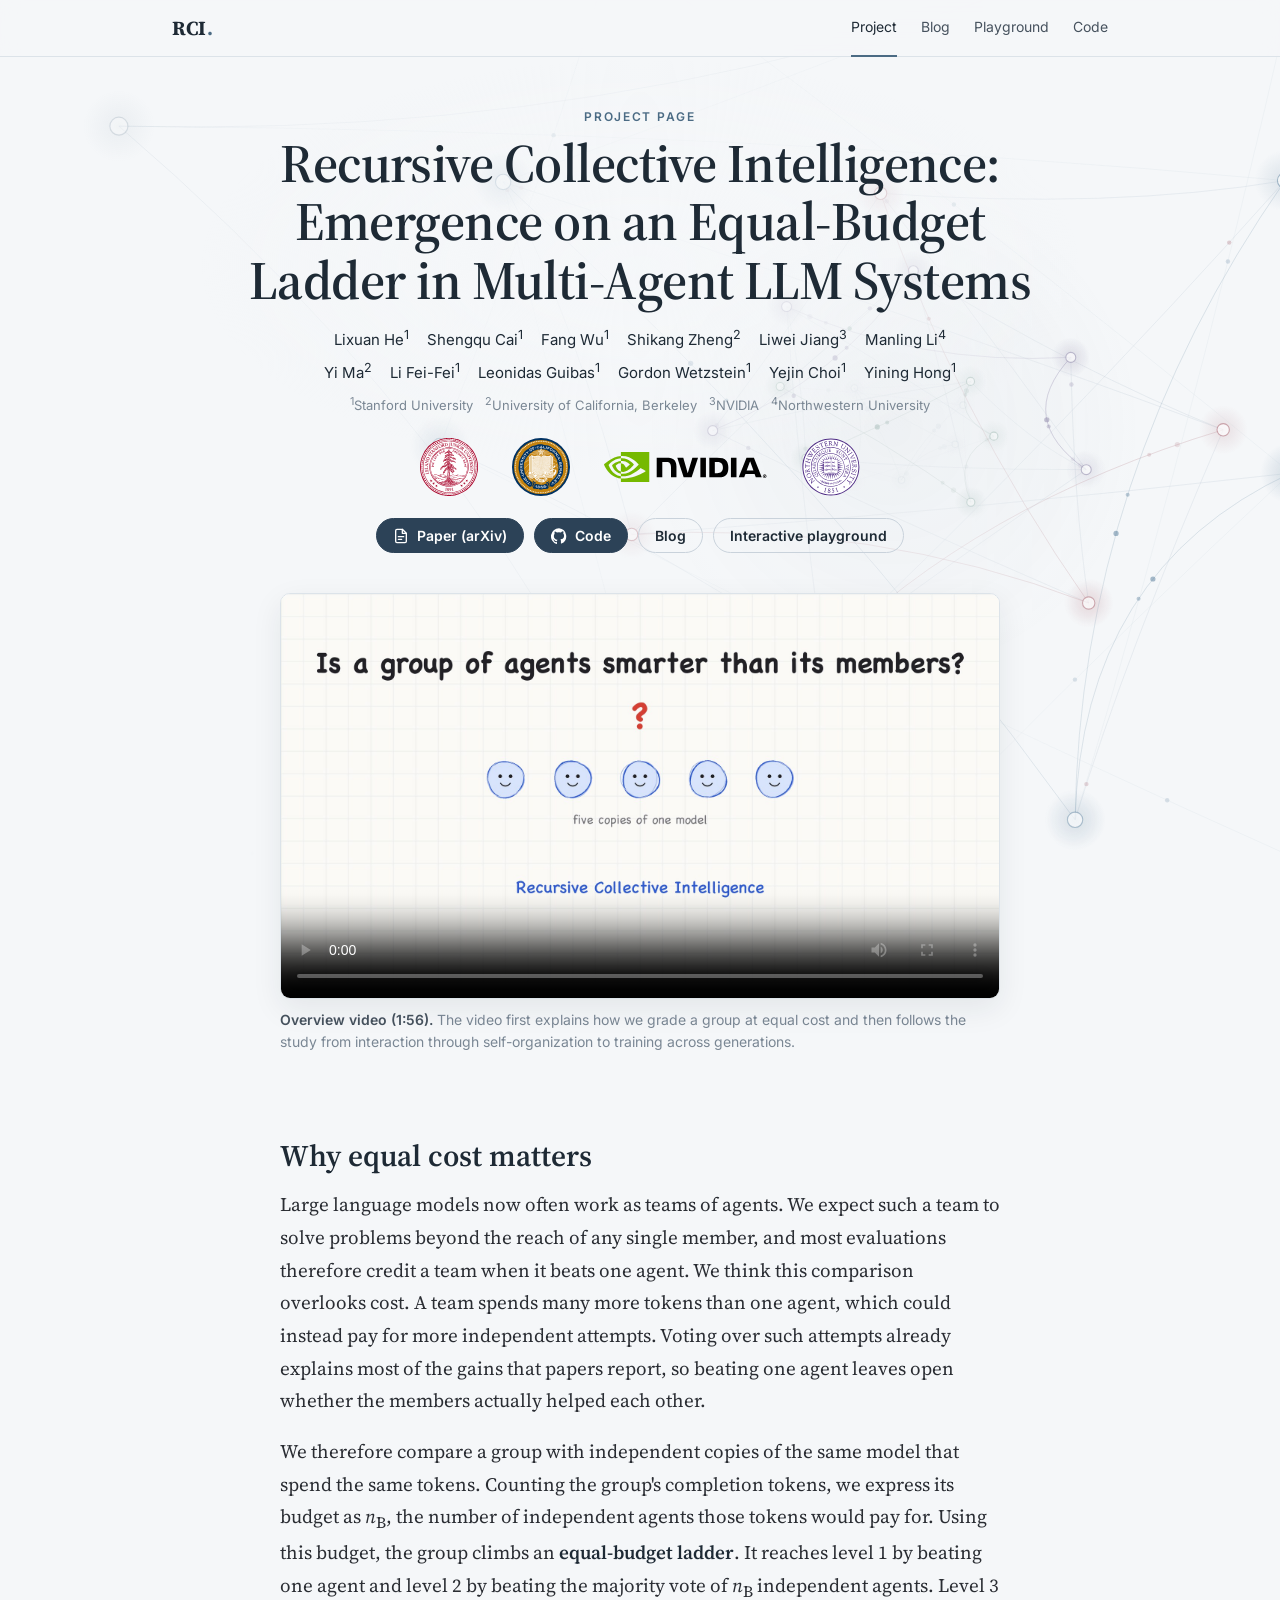
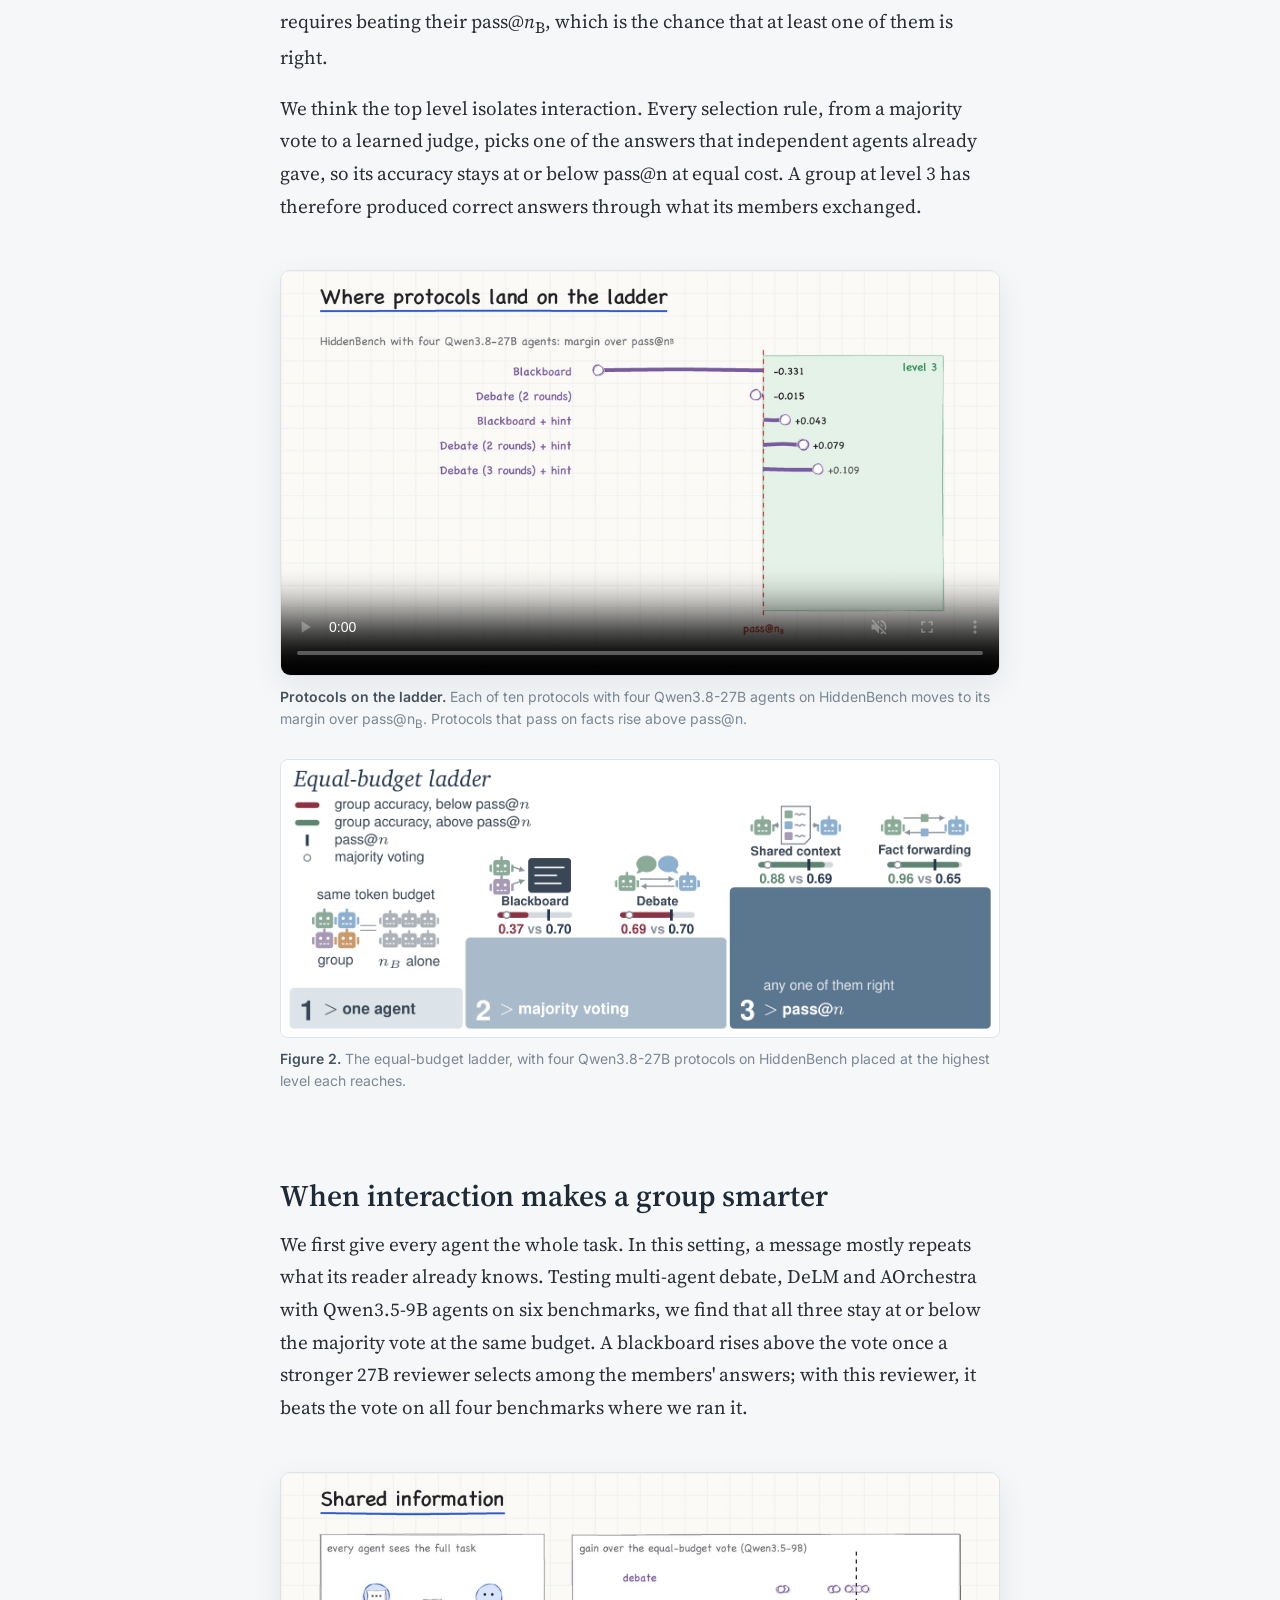
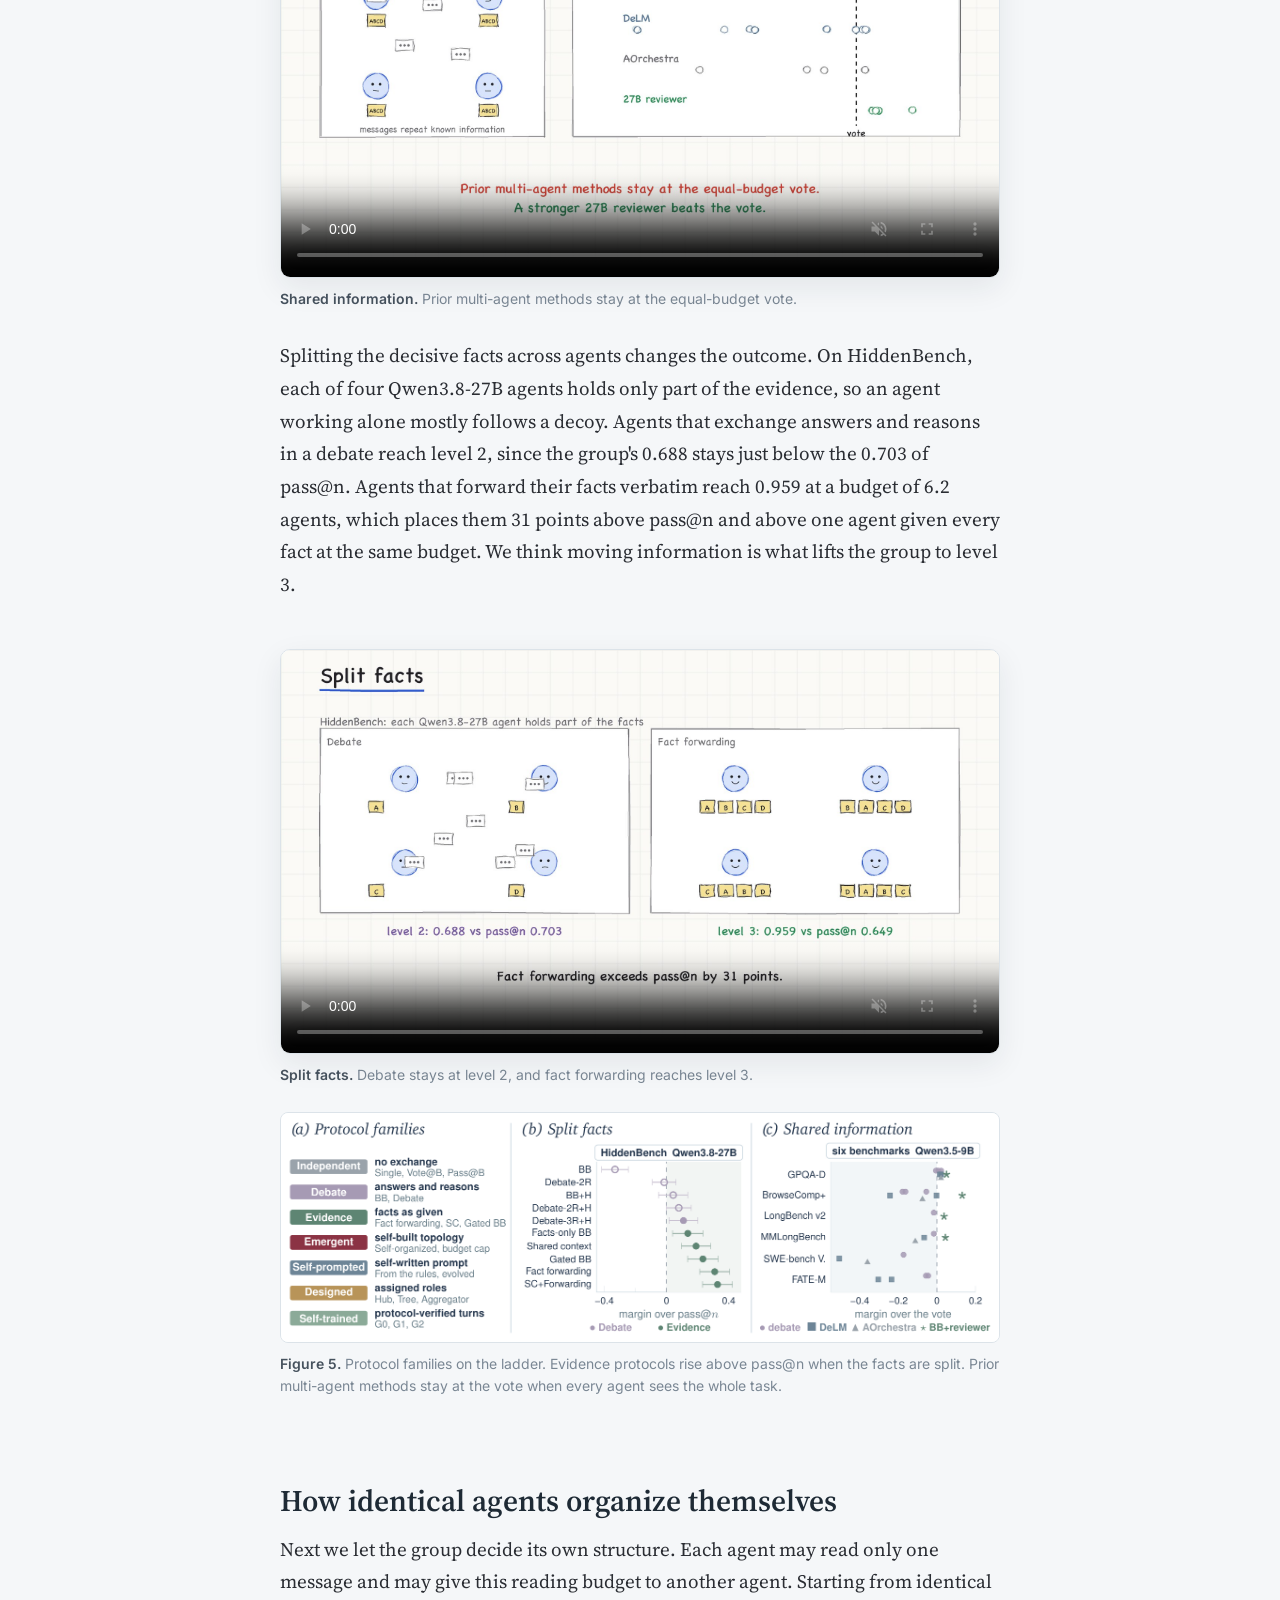
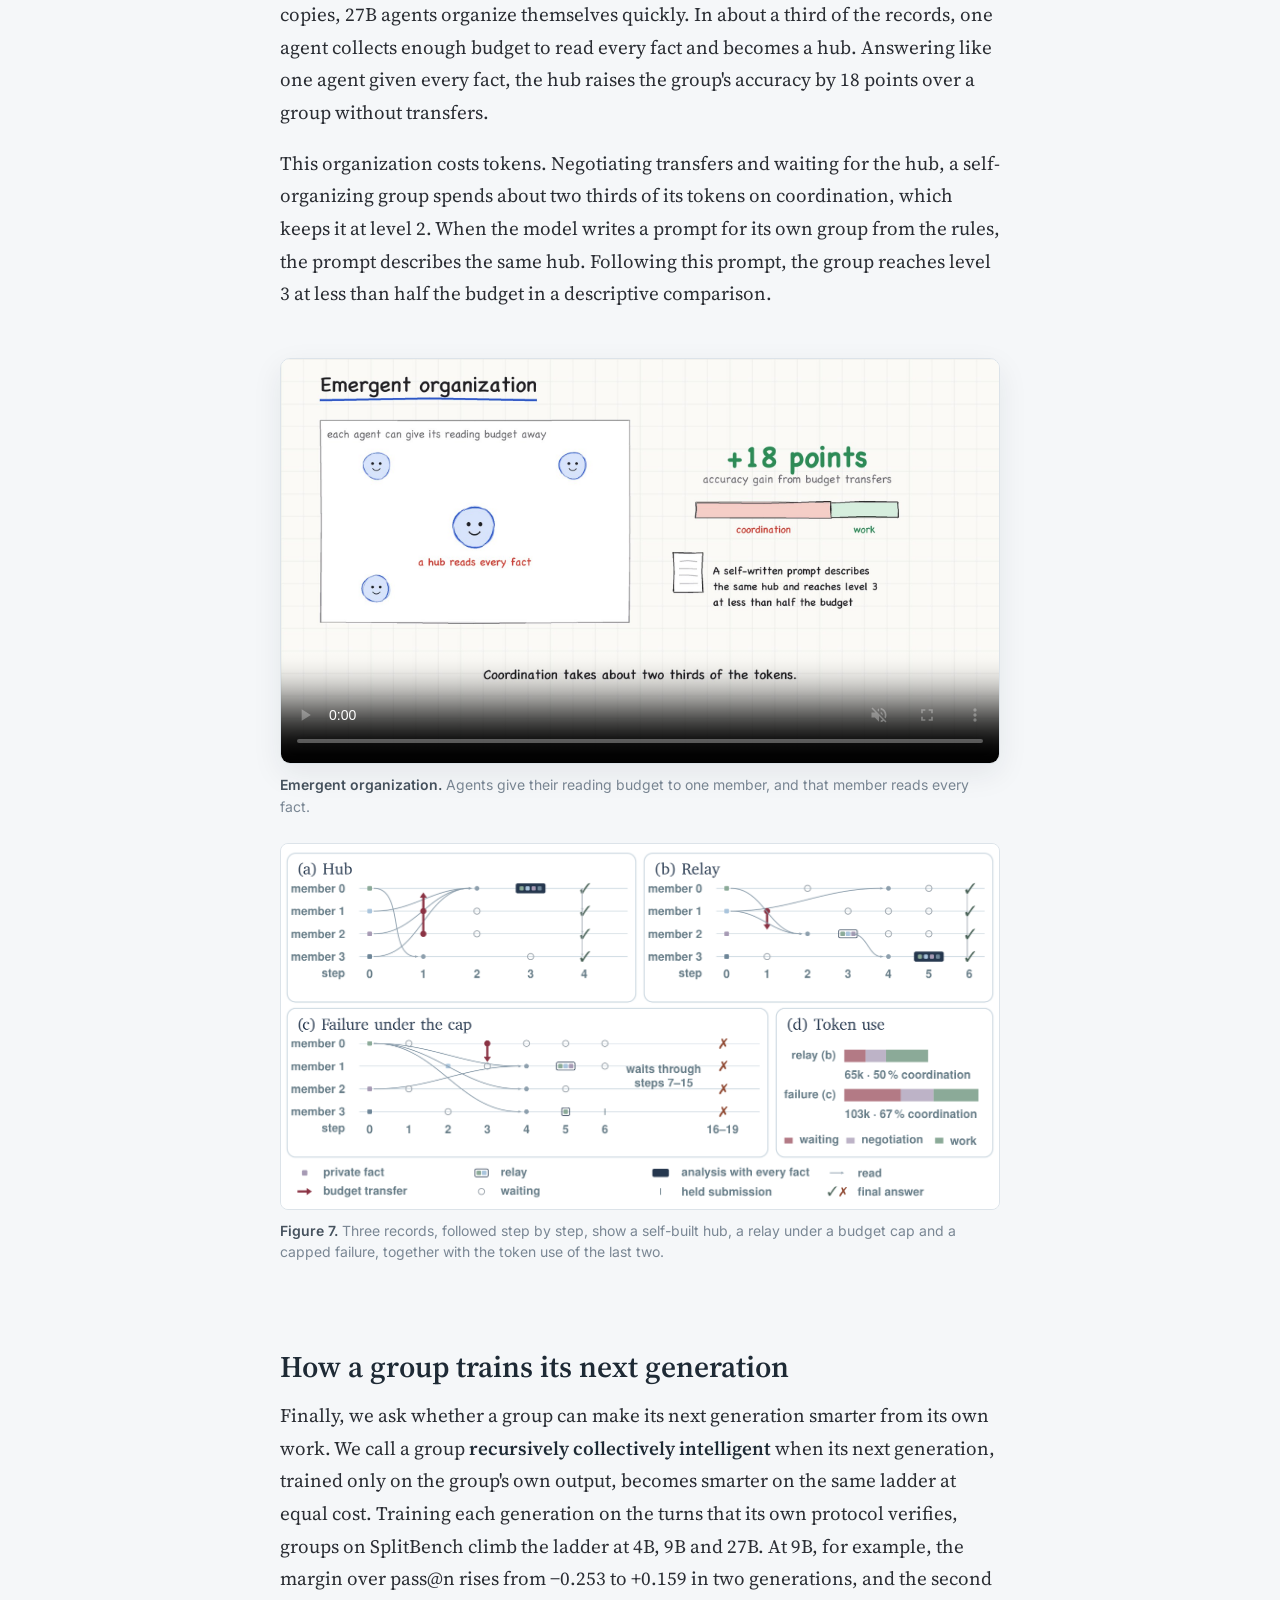
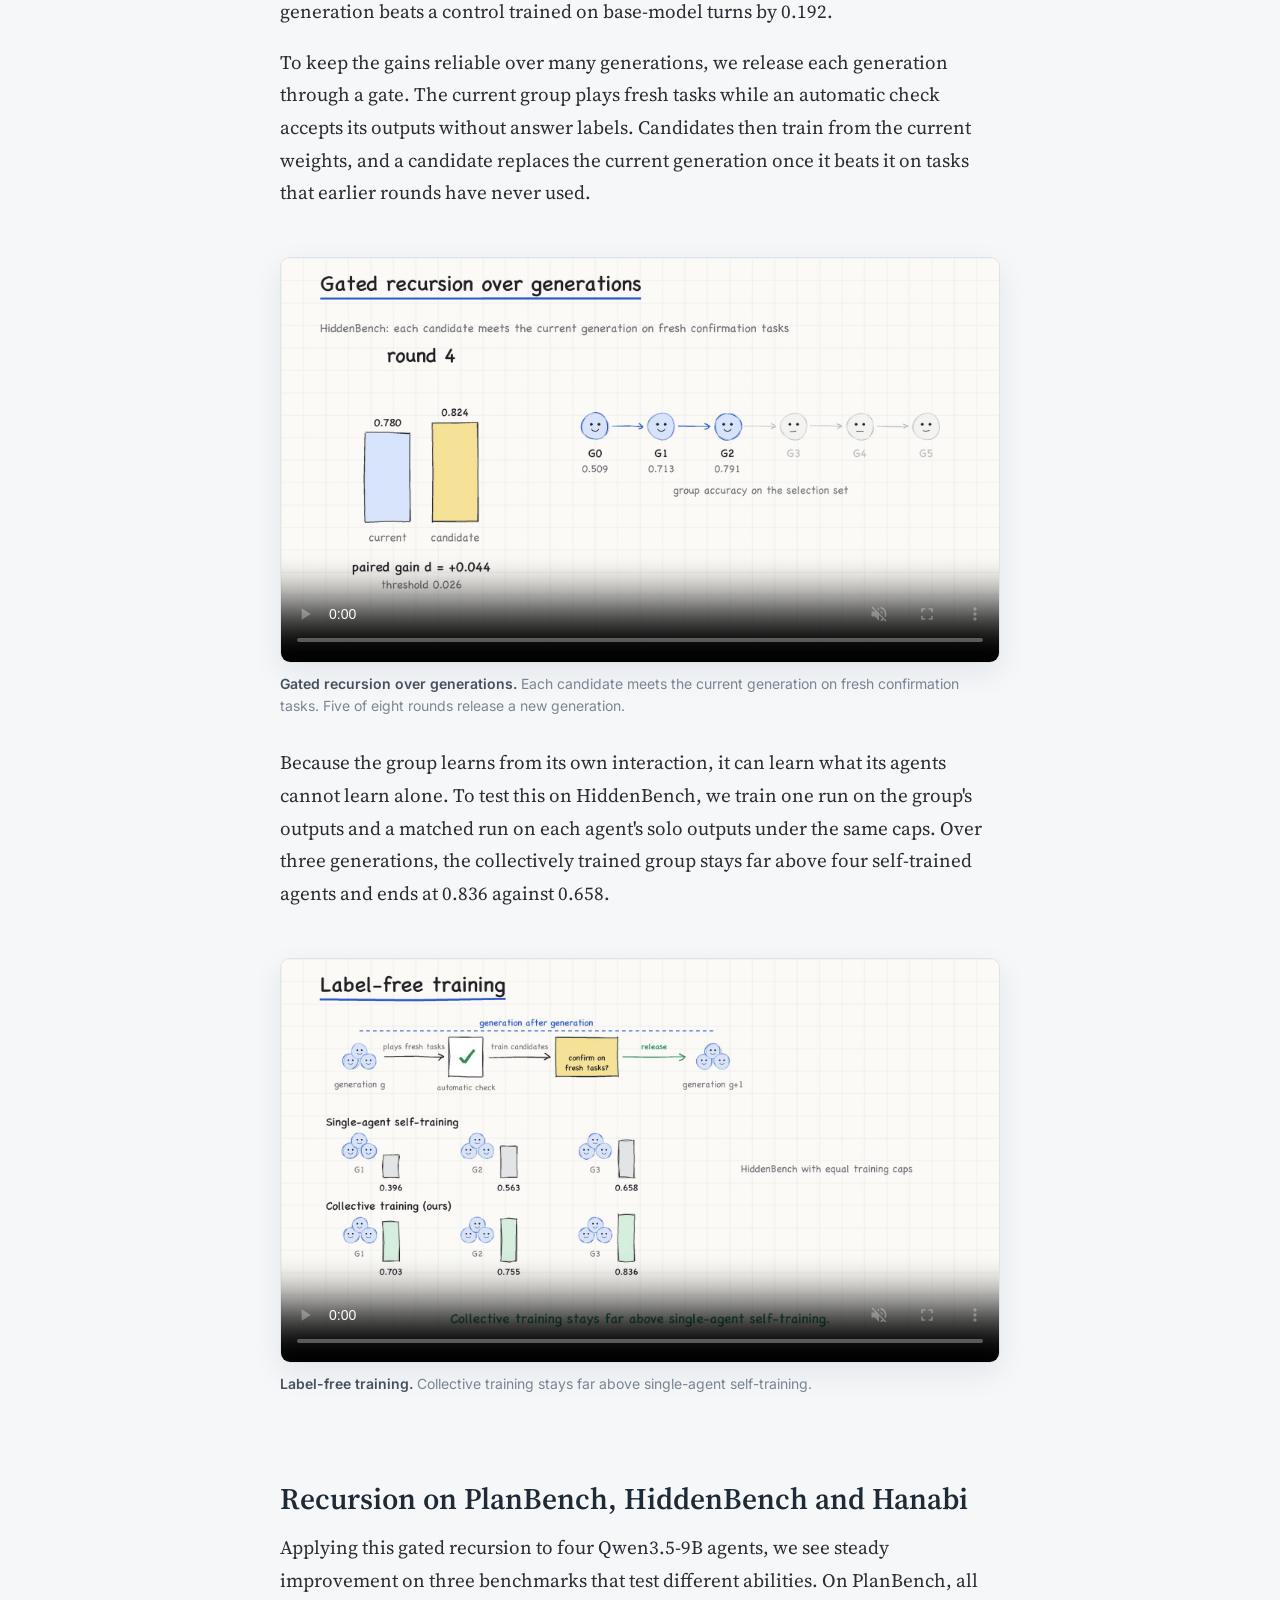
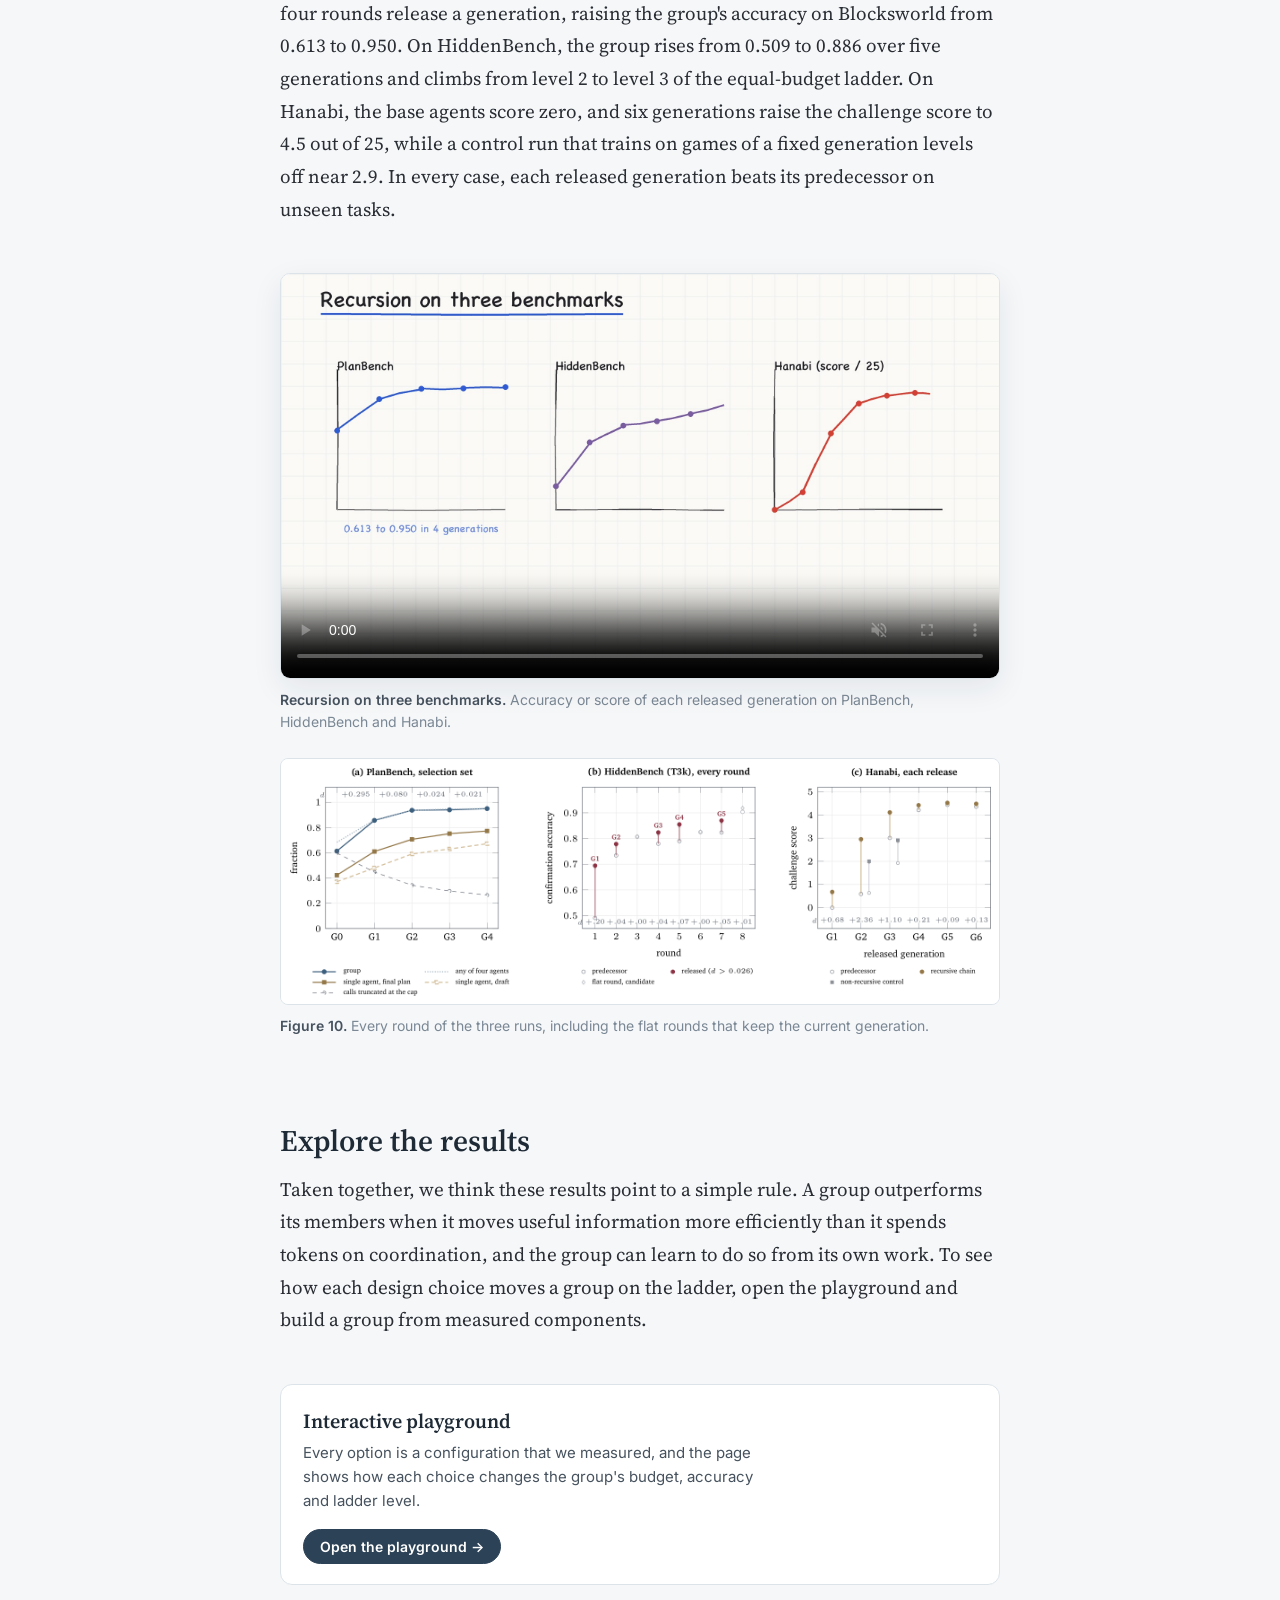
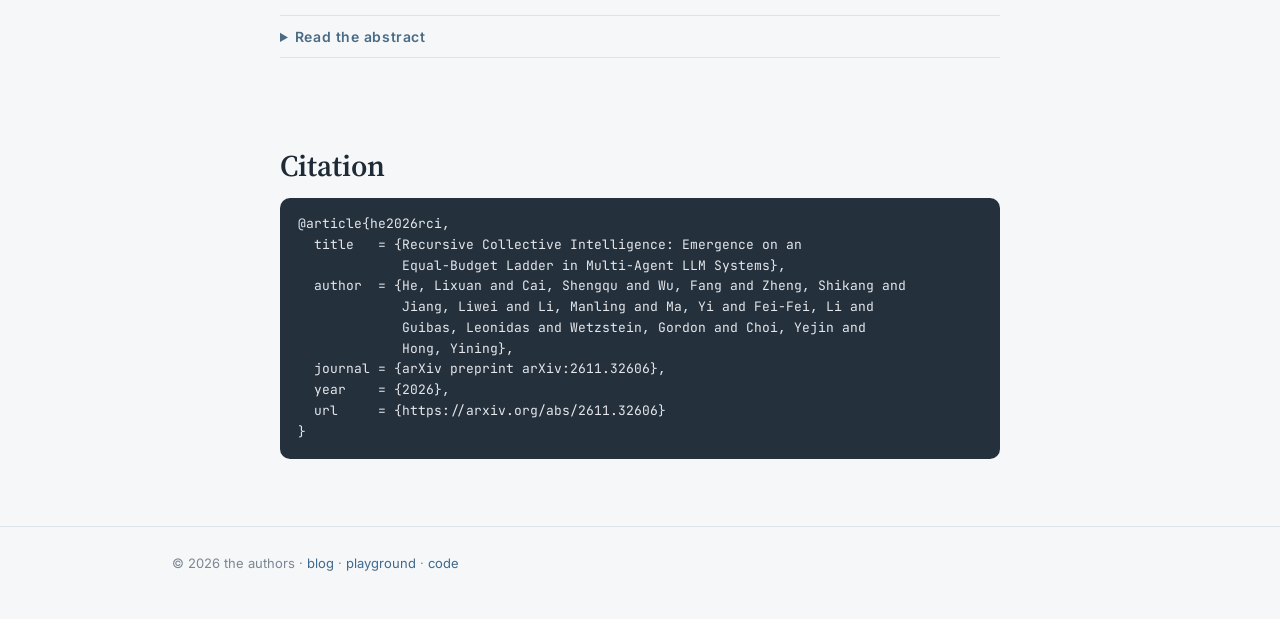
<file: index.html>
<!DOCTYPE html>
<html lang="en">
<head>
<meta charset="utf-8">
<meta name="viewport" content="width=device-width, initial-scale=1, viewport-fit=cover">
<title>Recursive Collective Intelligence</title>
<meta name="description" content="Recursive Collective Intelligence: Emergence on an Equal-Budget Ladder in Multi-Agent LLM Systems.">
<meta property="og:title" content="Recursive Collective Intelligence">
<meta property="og:description" content="When does interaction make a group of LLM agents smarter at equal cost, and can a group improve its next generation from its own work?">
<meta property="og:image" content="video/overview_poster.jpg">
<link rel="preconnect" href="https://fonts.googleapis.com"><link rel="preconnect" href="https://fonts.gstatic.com" crossorigin>
<link href="https://fonts.googleapis.com/css2?family=Inter:wght@400;500;600;700&family=Source+Serif+4:ital,opsz,wght@0,8..60,400;0,8..60,600;0,8..60,700;1,8..60,400&family=JetBrains+Mono:wght@400;600&display=swap" rel="stylesheet">
<link rel="stylesheet" href="assets/style.css">
<style>
  .head{text-align:center;padding:52px 0 8px}
  .head h1.title{margin-left:auto;margin-right:auto;max-width:900px}
  .head .authors,.head .btns{justify-content:center}
  .head .affils{text-align:center}
  .logos{display:flex;flex-wrap:wrap;justify-content:center;align-items:center;gap:34px;margin:22px 0 4px}
  .logos img{display:block;height:58px;width:auto}
  .logos img.word{height:30px}
  @media (max-width:520px){.logos{gap:20px}.logos img{height:44px}.logos img.word{height:24px}}
  main section{padding:4px 0}
  .col figure{margin:26px 0}
  .stats{margin:30px 0 8px}
  .stats .n{font-size:26px}
  .cta{display:flex;flex-wrap:wrap;gap:16px;align-items:center;justify-content:space-between;border:1px solid var(--line);background:#fff;border-radius:12px;padding:20px 22px;margin:26px 0}
  .cta h3{margin:0 0 4px;font-size:20px}
  .cta p{margin:0;color:var(--ink2);max-width:470px;font-size:15px}
  details.abs{border-top:1px solid var(--line);border-bottom:1px solid var(--line);padding:12px 0;margin:30px 0}
  details.abs summary{cursor:pointer;font:600 14px var(--sans);color:var(--accent);letter-spacing:.04em}
  details.abs p{margin-top:12px}
  #bgfx{position:fixed;inset:0;width:100vw;height:100vh;z-index:0;pointer-events:none}
  main.wrap{position:relative;z-index:1}
  .head{position:relative}
  .head::before{content:"";position:absolute;inset:-10px -40px 0;z-index:-1;pointer-events:none;
    background:radial-gradient(ellipse 60% 55% at 50% 42%,rgba(245,247,249,.82),rgba(245,247,249,0) 72%)}
</style>
</head>
<body>
<canvas id="bgfx" aria-hidden="true" data-quiet="0.82" data-quiet-after="420" data-col="780"></canvas>
<div class="topbar"><div class="wrap">
  <a class="brand" href="./">RCI<span>.</span></a>
  <div class="nav-links"><a class="on" href="./">Project</a><a href="blog/">Blog</a><a href="playground/">Playground</a><a href="https://github.com/lixuan27/RCI-official">Code</a></div>
</div></div>

<main class="wrap">
<header class="head">
  <div class="kicker">Project page</div>
  <h1 class="title">Recursive Collective Intelligence: Emergence on an Equal-Budget Ladder in Multi-Agent LLM Systems</h1>
  <div class="authors"><span>Lixuan He<sup>1</sup></span><span>Shengqu Cai<sup>1</sup></span><span>Fang Wu<sup>1</sup></span><span>Shikang Zheng<sup>2</sup></span><span>Liwei Jiang<sup>3</sup></span><span>Manling Li<sup>4</sup></span></div>
  <div class="authors" style="margin-top:6px"><span>Yi Ma<sup>2</sup></span><span>Li Fei-Fei<sup>1</sup></span><span>Leonidas Guibas<sup>1</sup></span><span>Gordon Wetzstein<sup>1</sup></span><span>Yejin Choi<sup>1</sup></span><span>Yining Hong<sup>1</sup></span></div>
  <div class="affils"><sup>1</sup>Stanford University &nbsp; <sup>2</sup>University of California, Berkeley &nbsp; <sup>3</sup>NVIDIA &nbsp; <sup>4</sup>Northwestern University</div>
  <div class="logos">
    <img src="assets/logos/stanford.svg" alt="Stanford University" class="seal">
    <img src="assets/logos/berkeley.svg" alt="University of California, Berkeley" class="seal">
    <img src="assets/logos/nvidia.svg" alt="NVIDIA" class="word">
    <img src="assets/logos/northwestern.svg" alt="Northwestern University" class="seal">
  </div>
  <div class="btns">
    <a class="btn" href="https://arxiv.org/abs/2611.32606"><svg viewBox="0 0 24 24" fill="none" stroke="currentColor" stroke-width="2" stroke-linecap="round" stroke-linejoin="round"><path d="M14 2H6a2 2 0 0 0-2 2v16a2 2 0 0 0 2 2h12a2 2 0 0 0 2-2V8z"/><path d="M14 2v6h6"/><path d="M8 13h8M8 17h5"/></svg>Paper (arXiv)</a>
    <a class="btn" href="https://github.com/lixuan27/RCI-official"><svg viewBox="0 0 24 24" fill="currentColor"><path d="M12 .5a12 12 0 0 0-3.8 23.4c.6.1.8-.3.8-.6v-2.2c-3.3.7-4-1.4-4-1.4-.6-1.4-1.4-1.8-1.4-1.8-1.1-.7.1-.7.1-.7 1.2.1 1.8 1.2 1.8 1.2 1.1 1.8 2.8 1.3 3.5 1 .1-.8.4-1.3.8-1.6-2.7-.3-5.5-1.3-5.5-6 0-1.3.5-2.4 1.2-3.2-.1-.3-.5-1.5.1-3.2 0 0 1-.3 3.3 1.2a11.5 11.5 0 0 1 6 0C17.3 4.6 18.3 5 18.3 5c.7 1.7.3 2.9.1 3.2.8.8 1.2 1.9 1.2 3.2 0 4.6-2.8 5.6-5.5 5.9.4.4.8 1.1.8 2.2v3.3c0 .3.2.7.8.6A12 12 0 0 0 12 .5"/></svg>Code</a>
    <a class="btn ghost" href="blog/">Blog</a>
    <a class="btn ghost" href="playground/">Interactive playground</a>
  </div>
</header>

<div class="col">
  <figure>
    <div class="video"><video src="video/overview.mp4" poster="video/overview_poster.jpg" controls preload="metadata" playsinline></video></div>
    <figcaption><b>Overview video (1:56).</b> The video first explains how we grade a group at equal cost and then follows the study from interaction through self-organization to training across generations.</figcaption>
  </figure>


  <section class="prose">
    <h2 class="sec">Why equal cost matters</h2>
    <p>Large language models now often work as teams of agents. We expect such a team to solve problems beyond the reach of any single member, and most evaluations therefore credit a team when it beats one agent. We think this comparison overlooks cost. A team spends many more tokens than one agent, which could instead pay for more independent attempts. Voting over such attempts already explains most of the gains that papers report, so beating one agent leaves open whether the members actually helped each other.</p>
    <p>We therefore compare a group with independent copies of the same model that spend the same tokens. Counting the group's completion tokens, we express its budget as <i>n</i><sub>B</sub>, the number of independent agents those tokens would pay for. Using this budget, the group climbs an <b>equal-budget ladder</b>. It reaches level 1 by beating one agent and level 2 by beating the majority vote of <i>n</i><sub>B</sub> independent agents. Level 3 requires beating their pass@<i>n</i><sub>B</sub>, which is the chance that at least one of them is right.</p>
    <p>We think the top level isolates interaction. Every selection rule, from a majority vote to a learned judge, picks one of the answers that independent agents already gave, so its accuracy stays at or below pass@n at equal cost. A group at level 3 has therefore produced correct answers through what its members exchanged.</p>
  </section>
  <figure>
    <div class="video"><video src="video/ladder.mp4" poster="video/ladder_poster.jpg" controls muted loop preload="metadata" playsinline></video></div>
    <figcaption><b>Protocols on the ladder.</b> Each of ten protocols with four Qwen3.8-27B agents on HiddenBench moves to its margin over pass@n<sub>B</sub>. Protocols that pass on facts rise above pass@n.</figcaption>
  </figure>
  <figure><img src="assets/fig/fig2.png" alt="The equal-budget ladder"><figcaption><b>Figure 2.</b> The equal-budget ladder, with four Qwen3.8-27B protocols on HiddenBench placed at the highest level each reaches.</figcaption></figure>

  <section class="prose">
    <h2 class="sec">When interaction makes a group smarter</h2>
    <p>We first give every agent the whole task. In this setting, a message mostly repeats what its reader already knows. Testing multi-agent debate, DeLM and AOrchestra with Qwen3.5-9B agents on six benchmarks, we find that all three stay at or below the majority vote at the same budget. A blackboard rises above the vote once a stronger 27B reviewer selects among the members' answers; with this reviewer, it beats the vote on all four benchmarks where we ran it.</p>
  </section>
  <figure>
    <div class="video"><video src="video/clip_shared.mp4" poster="video/clip_shared.jpg" controls muted loop preload="metadata" playsinline></video></div>
    <figcaption><b>Shared information.</b> Prior multi-agent methods stay at the equal-budget vote.</figcaption>
  </figure>
  <section class="prose">
    <p>Splitting the decisive facts across agents changes the outcome. On HiddenBench, each of four Qwen3.8-27B agents holds only part of the evidence, so an agent working alone mostly follows a decoy. Agents that exchange answers and reasons in a debate reach level 2, since the group's 0.688 stays just below the 0.703 of pass@n. Agents that forward their facts verbatim reach 0.959 at a budget of 6.2 agents, which places them 31 points above pass@n and above one agent given every fact at the same budget. We think moving information is what lifts the group to level 3.</p>
  </section>
  <figure>
    <div class="video"><video src="video/clip_facts.mp4" poster="video/clip_facts.jpg" controls muted loop preload="metadata" playsinline></video></div>
    <figcaption><b>Split facts.</b> Debate stays at level 2, and fact forwarding reaches level 3.</figcaption>
  </figure>
  <figure><img src="assets/fig/fig5.png" alt="Protocol families on the ladder"><figcaption><b>Figure 5.</b> Protocol families on the ladder. Evidence protocols rise above pass@n when the facts are split. Prior multi-agent methods stay at the vote when every agent sees the whole task.</figcaption></figure>

  <section class="prose">
    <h2 class="sec">How identical agents organize themselves</h2>
    <p>Next we let the group decide its own structure. Each agent may read only one message and may give this reading budget to another agent. Starting from identical copies, 27B agents organize themselves quickly. In about a third of the records, one agent collects enough budget to read every fact and becomes a hub. Answering like one agent given every fact, the hub raises the group's accuracy by 18 points over a group without transfers.</p>
    <p>This organization costs tokens. Negotiating transfers and waiting for the hub, a self-organizing group spends about two thirds of its tokens on coordination, which keeps it at level 2. When the model writes a prompt for its own group from the rules, the prompt describes the same hub. Following this prompt, the group reaches level 3 at less than half the budget in a descriptive comparison.</p>
  </section>
  <figure>
    <div class="video"><video src="video/clip_org.mp4" poster="video/clip_org.jpg" controls muted loop preload="metadata" playsinline></video></div>
    <figcaption><b>Emergent organization.</b> Agents give their reading budget to one member, and that member reads every fact.</figcaption>
  </figure>
  <figure><img src="assets/fig/fig7.png" alt="How identical agents organize"><figcaption><b>Figure 7.</b> Three records, followed step by step, show a self-built hub, a relay under a budget cap and a capped failure, together with the token use of the last two.</figcaption></figure>

  <section class="prose">
    <h2 class="sec">How a group trains its next generation</h2>
    <p>Finally, we ask whether a group can make its next generation smarter from its own work. We call a group <b>recursively collectively intelligent</b> when its next generation, trained only on the group's own output, becomes smarter on the same ladder at equal cost. Training each generation on the turns that its own protocol verifies, groups on SplitBench climb the ladder at 4B, 9B and 27B. At 9B, for example, the margin over pass@n rises from −0.253 to +0.159 in two generations, and the second generation beats a control trained on base-model turns by 0.192.</p>
    <p>To keep the gains reliable over many generations, we release each generation through a gate. The current group plays fresh tasks while an automatic check accepts its outputs without answer labels. Candidates then train from the current weights, and a candidate replaces the current generation once it beats it on tasks that earlier rounds have never used.</p>
  </section>
  <figure>
    <div class="video"><video src="video/recursion.mp4" poster="video/recursion_poster.jpg" controls muted loop preload="metadata" playsinline></video></div>
    <figcaption><b>Gated recursion over generations.</b> Each candidate meets the current generation on fresh confirmation tasks. Five of eight rounds release a new generation.</figcaption>
  </figure>
  <section class="prose">
    <p>Because the group learns from its own interaction, it can learn what its agents cannot learn alone. To test this on HiddenBench, we train one run on the group's outputs and a matched run on each agent's solo outputs under the same caps. Over three generations, the collectively trained group stays far above four self-trained agents and ends at 0.836 against 0.658.</p>
  </section>
  <figure>
    <div class="video"><video src="video/clip_train.mp4" poster="video/clip_train.jpg" controls muted loop preload="metadata" playsinline></video></div>
    <figcaption><b>Label-free training.</b> Collective training stays far above single-agent self-training.</figcaption>
  </figure>

  <section class="prose">
    <h2 class="sec">Recursion on PlanBench, HiddenBench and Hanabi</h2>
    <p>Applying this gated recursion to four Qwen3.5-9B agents, we see steady improvement on three benchmarks that test different abilities. On PlanBench, all four rounds release a generation, raising the group's accuracy on Blocksworld from 0.613 to 0.950. On HiddenBench, the group rises from 0.509 to 0.886 over five generations and climbs from level 2 to level 3 of the equal-budget ladder. On Hanabi, the base agents score zero, and six generations raise the challenge score to 4.5 out of 25, while a control run that trains on games of a fixed generation levels off near 2.9. In every case, each released generation beats its predecessor on unseen tasks.</p>
  </section>
  <figure>
    <div class="video"><video src="video/clip_bench.mp4" poster="video/clip_bench.jpg" controls muted loop preload="metadata" playsinline></video></div>
    <figcaption><b>Recursion on three benchmarks.</b> Accuracy or score of each released generation on PlanBench, HiddenBench and Hanabi.</figcaption>
  </figure>
  <figure><img src="assets/fig/fig10.png" alt="Every round of the three runs"><figcaption><b>Figure 10.</b> Every round of the three runs, including the flat rounds that keep the current generation.</figcaption></figure>

  <section class="prose">
    <h2 class="sec">Explore the results</h2>
    <p>Taken together, we think these results point to a simple rule. A group outperforms its members when it moves useful information more efficiently than it spends tokens on coordination, and the group can learn to do so from its own work. To see how each design choice moves a group on the ladder, open the playground and build a group from measured components.</p>
  </section>
  <div class="cta"><div><h3>Interactive playground</h3><p>Every option is a configuration that we measured, and the page shows how each choice changes the group's budget, accuracy and ladder level.</p></div><a class="btn" href="playground/">Open the playground →</a></div>

  <details class="abs"><summary>Read the abstract</summary>
    <div class="prose"><p>Large language models increasingly work as teams of agents, and a team is expected to solve problems beyond the reach of any single member. Most evaluations credit a team for outperforming a single agent, without accounting for the additional computation: a team may consume many times the tokens of one agent, and a plain vote over independent answers already explains most of the reported gain. Two questions therefore remain open: When does interaction itself make a group smarter, and can a group improve its next generation by learning from its own work? We answer both with the <b>equal-budget ladder</b>, which grades a group against independent agents at three levels: outperforming a single agent, a compute-matched majority vote, and compute-matched pass@n. On this ladder we define <b>Recursive Collective Intelligence (RCI)</b> as a group whose own output, without a teacher or external labels, makes its next generation smarter at equal cost. Three findings follow. First, interaction improves collective intelligence when it moves information across agents: forwarding split facts lifts groups above pass@n by up to 31 percentage points across three model scales. Second, organization emerges spontaneously: identical 27B agents form hubs and improve accuracy by 18 percentage points; encoding their organization in a prompt enables them to reach level 3 at less than half the token budget in a descriptive comparison. Third, groups recursively improve themselves: Two label-free generations progressively climb the ladder, the second 9B generation surpassing both pass@n and a control trained on base-model turns; on PlanBench, HiddenBench and Hanabi, each generation outperforms its predecessor on unseen problems for four to six generations. A group therefore outperforms its members when it forwards useful information more efficiently than it spends tokens on coordination, and learns to do so from its own work.</p></div>
  </details>

  <section>
    <h2 class="sec">Citation</h2>
<pre class="bib">@article{he2026rci,
  title   = {Recursive Collective Intelligence: Emergence on an
             Equal-Budget Ladder in Multi-Agent LLM Systems},
  author  = {He, Lixuan and Cai, Shengqu and Wu, Fang and Zheng, Shikang and
             Jiang, Liwei and Li, Manling and Ma, Yi and Fei-Fei, Li and
             Guibas, Leonidas and Wetzstein, Gordon and Choi, Yejin and
             Hong, Yining},
  journal = {arXiv preprint arXiv:2611.32606},
  year    = {2026},
  url     = {https://arxiv.org/abs/2611.32606}
}</pre>
  </section>
</div>
</main>
<footer><div class="wrap">© 2026 the authors · <a href="blog/">blog</a> · <a href="playground/">playground</a> · <a href="https://github.com/lixuan27/RCI-official">code</a></div></footer>
<script src="assets/bgfx.js"></script>
</body>
</html>
</file>
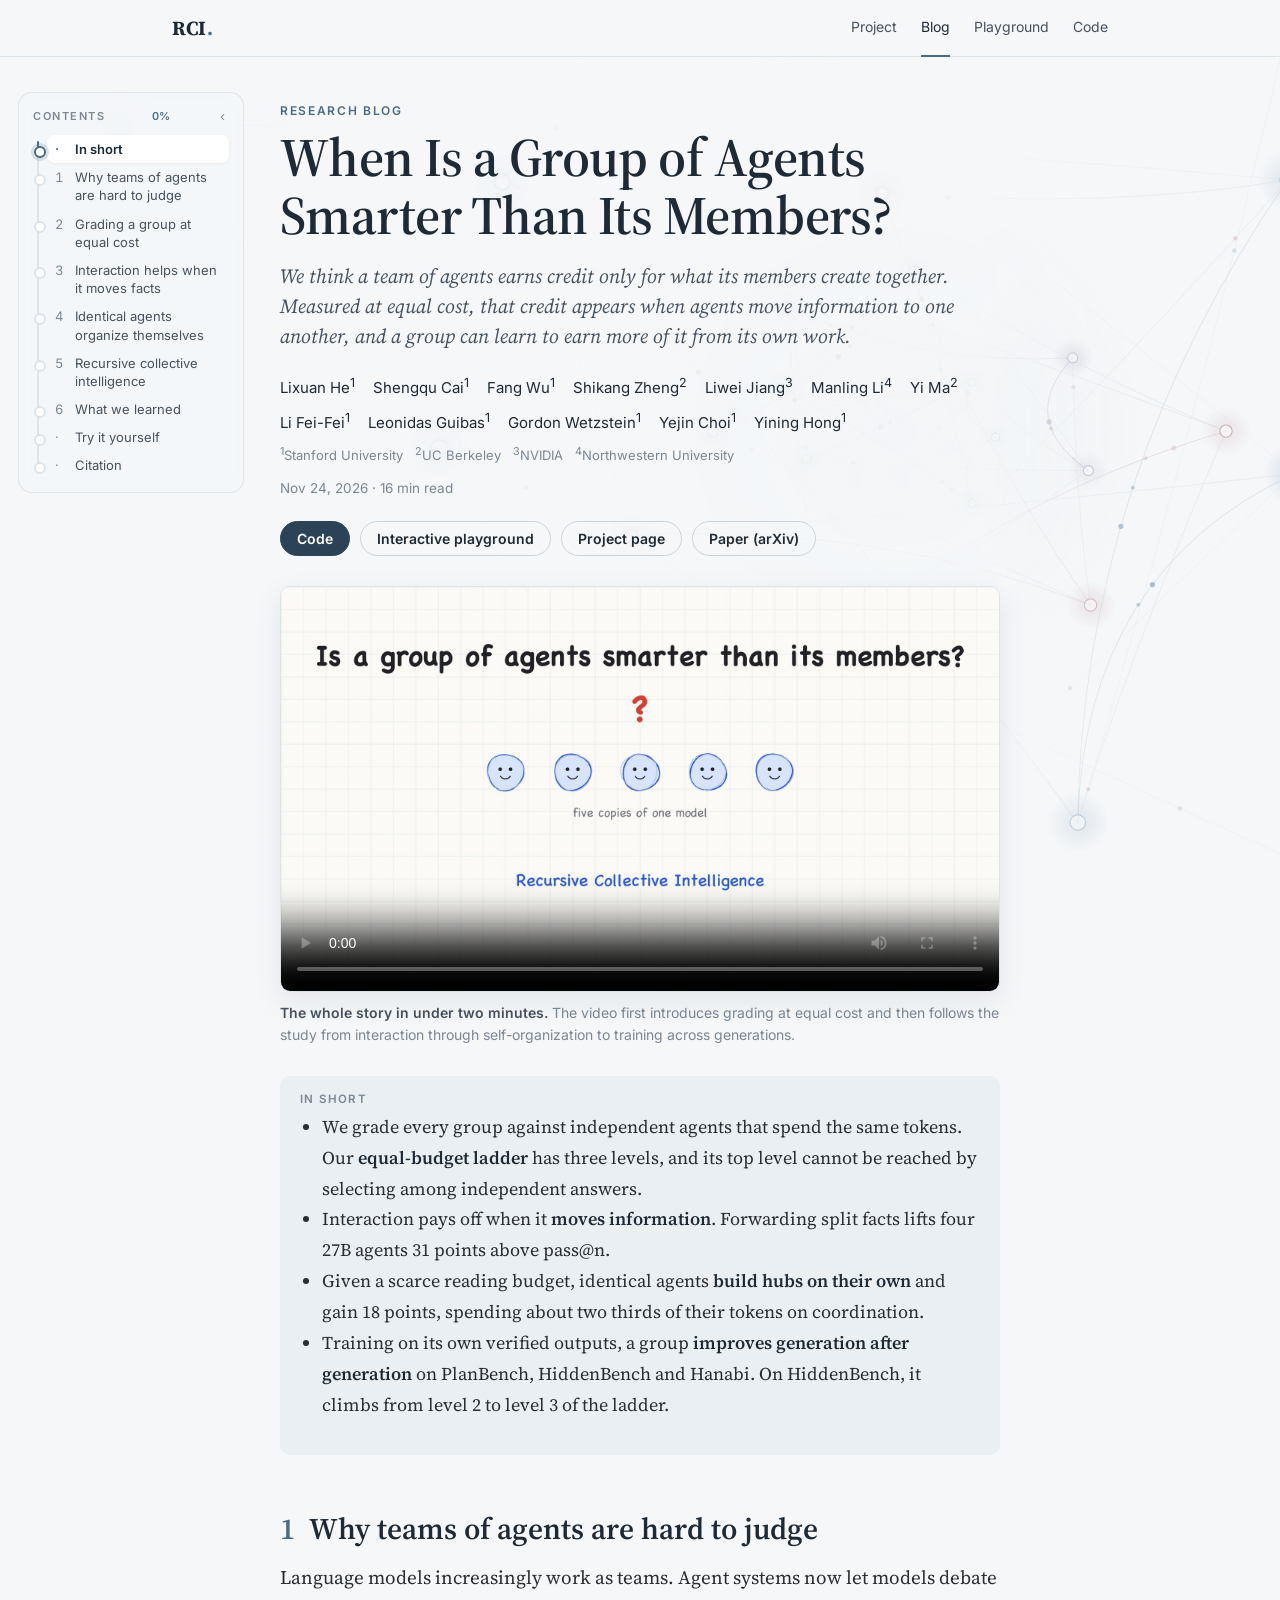
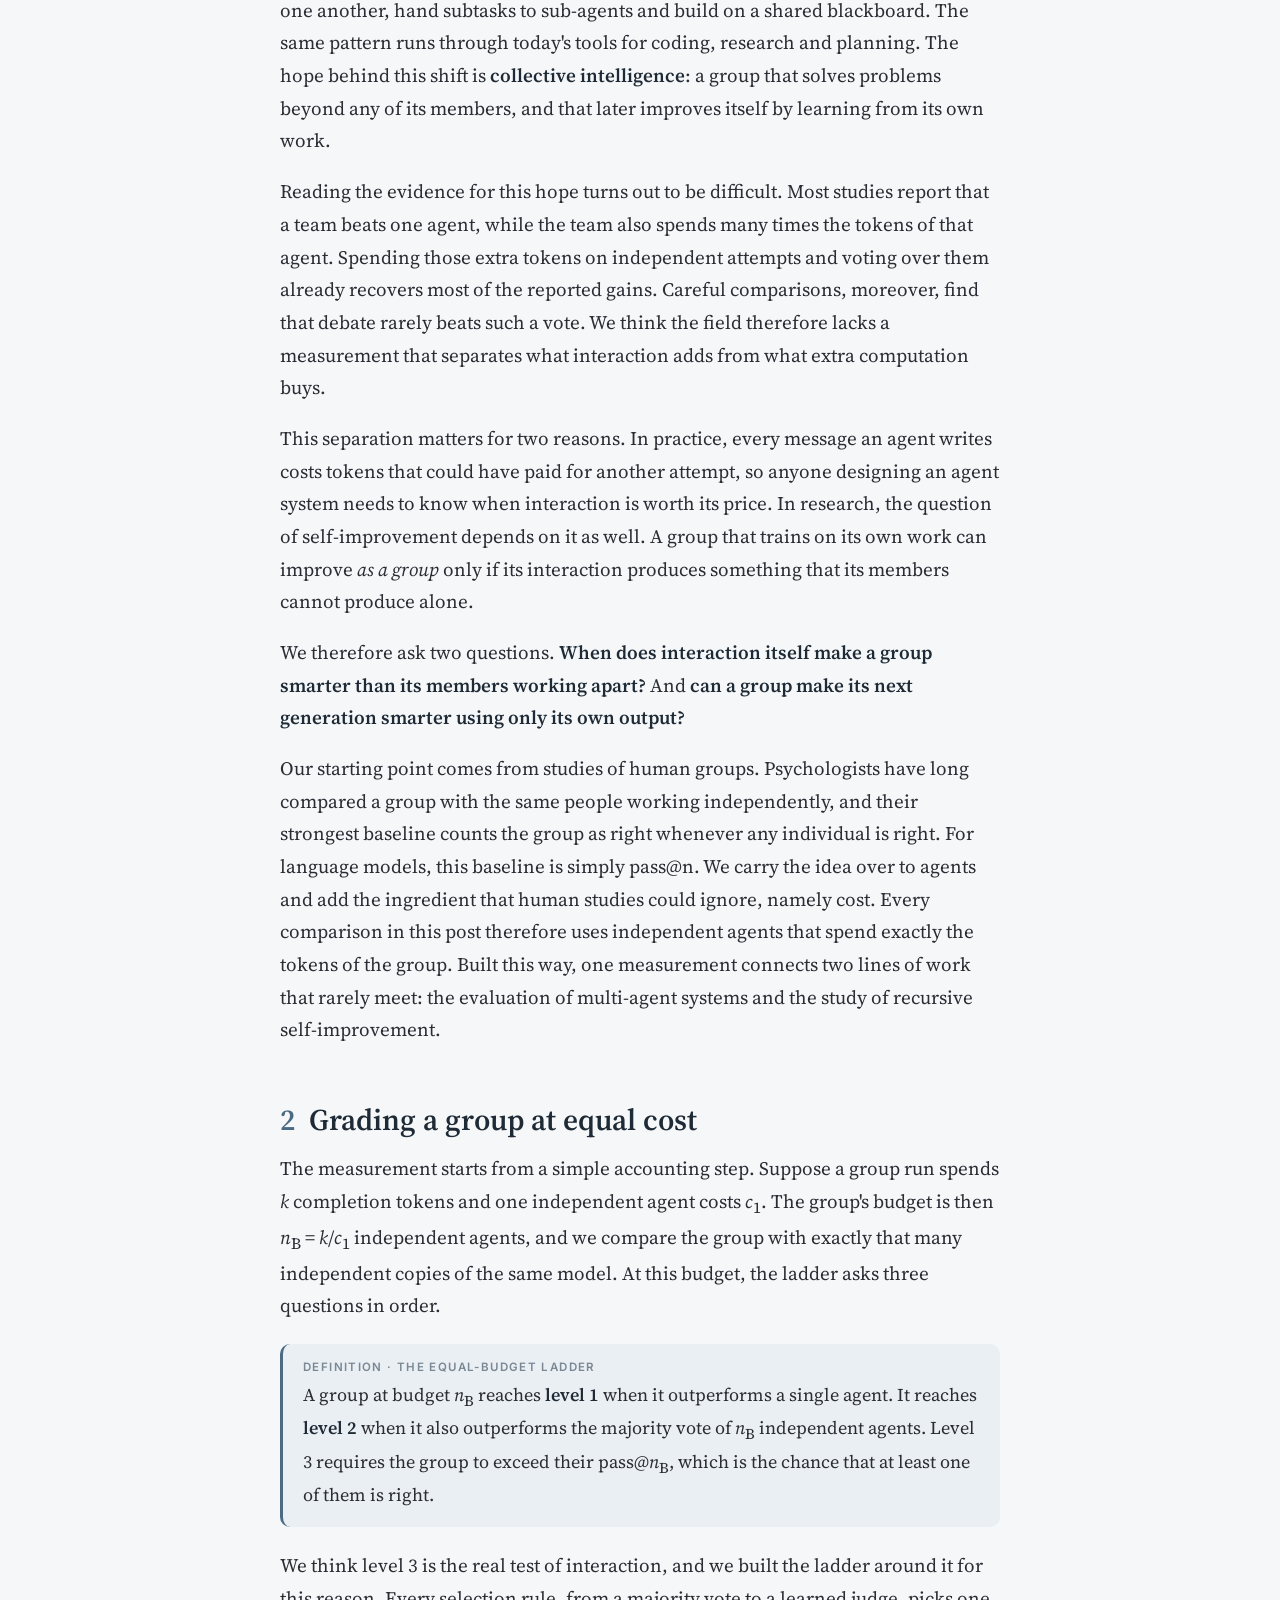
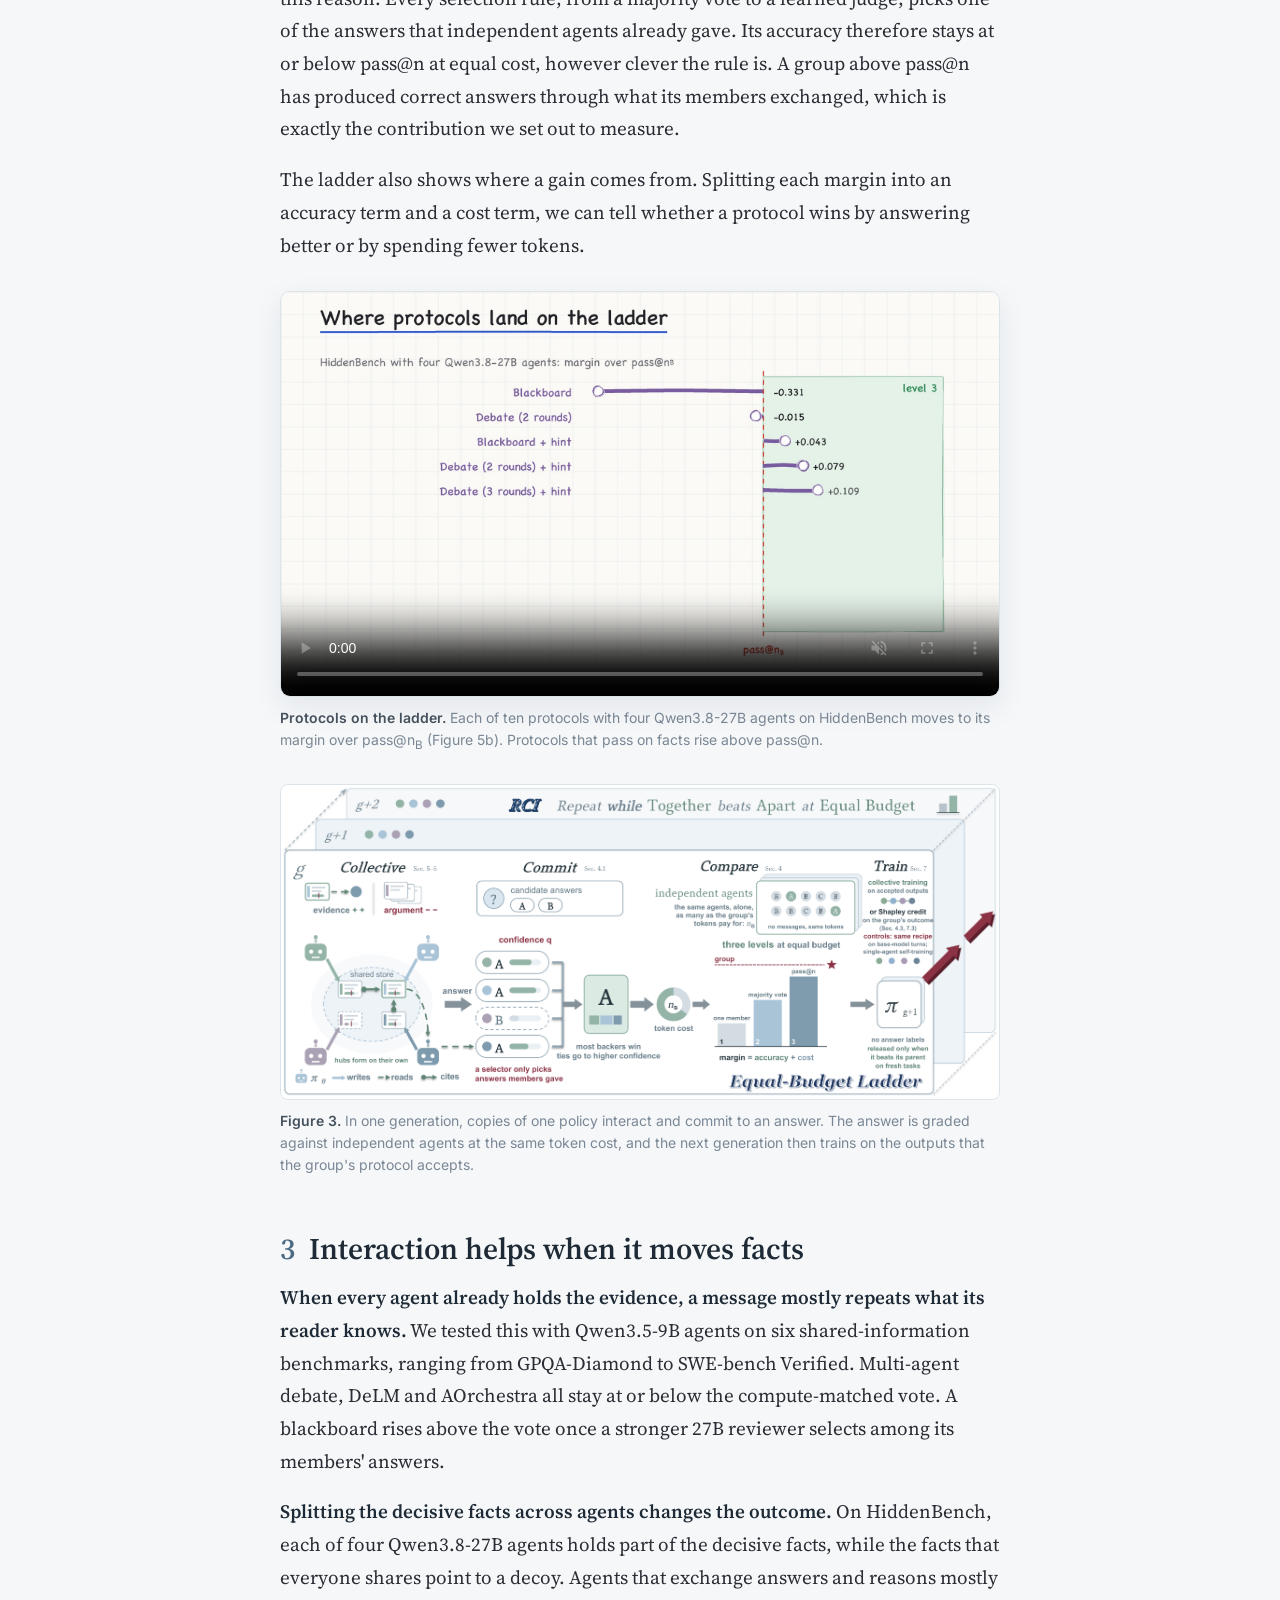
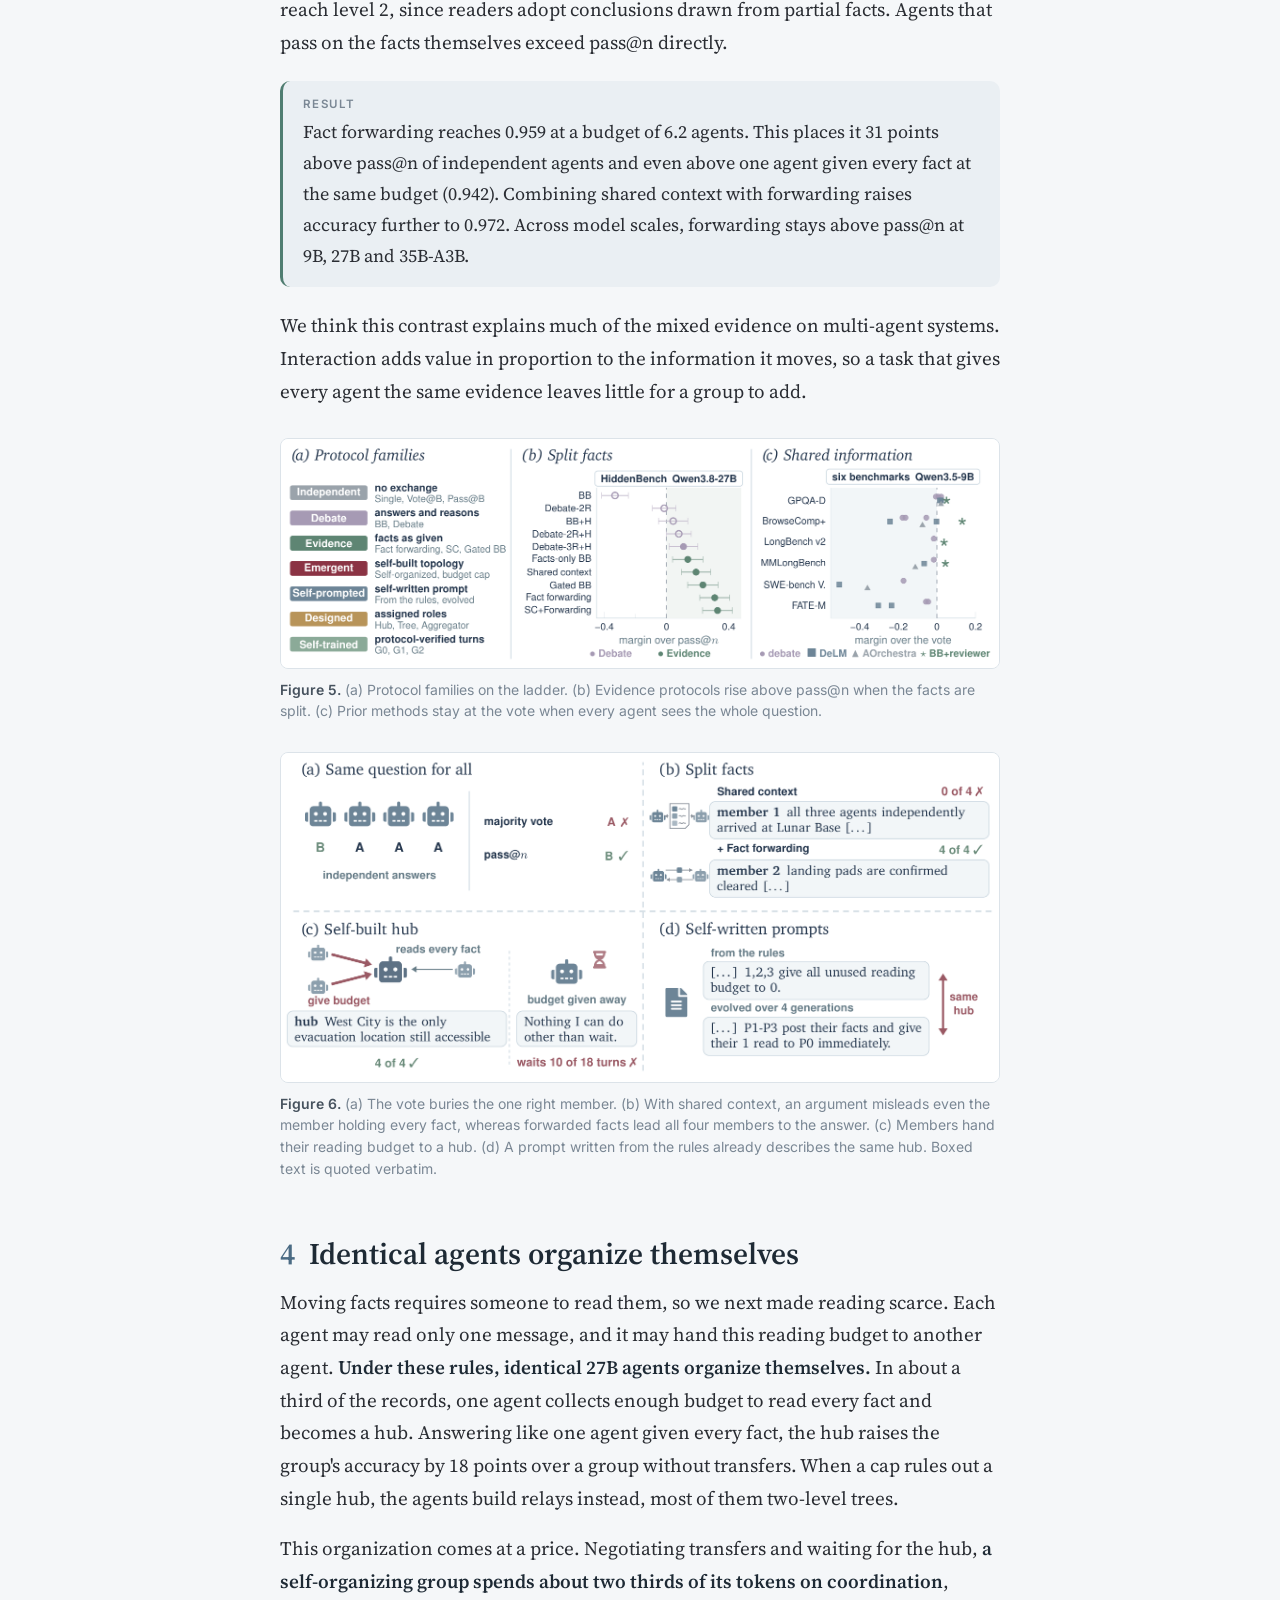
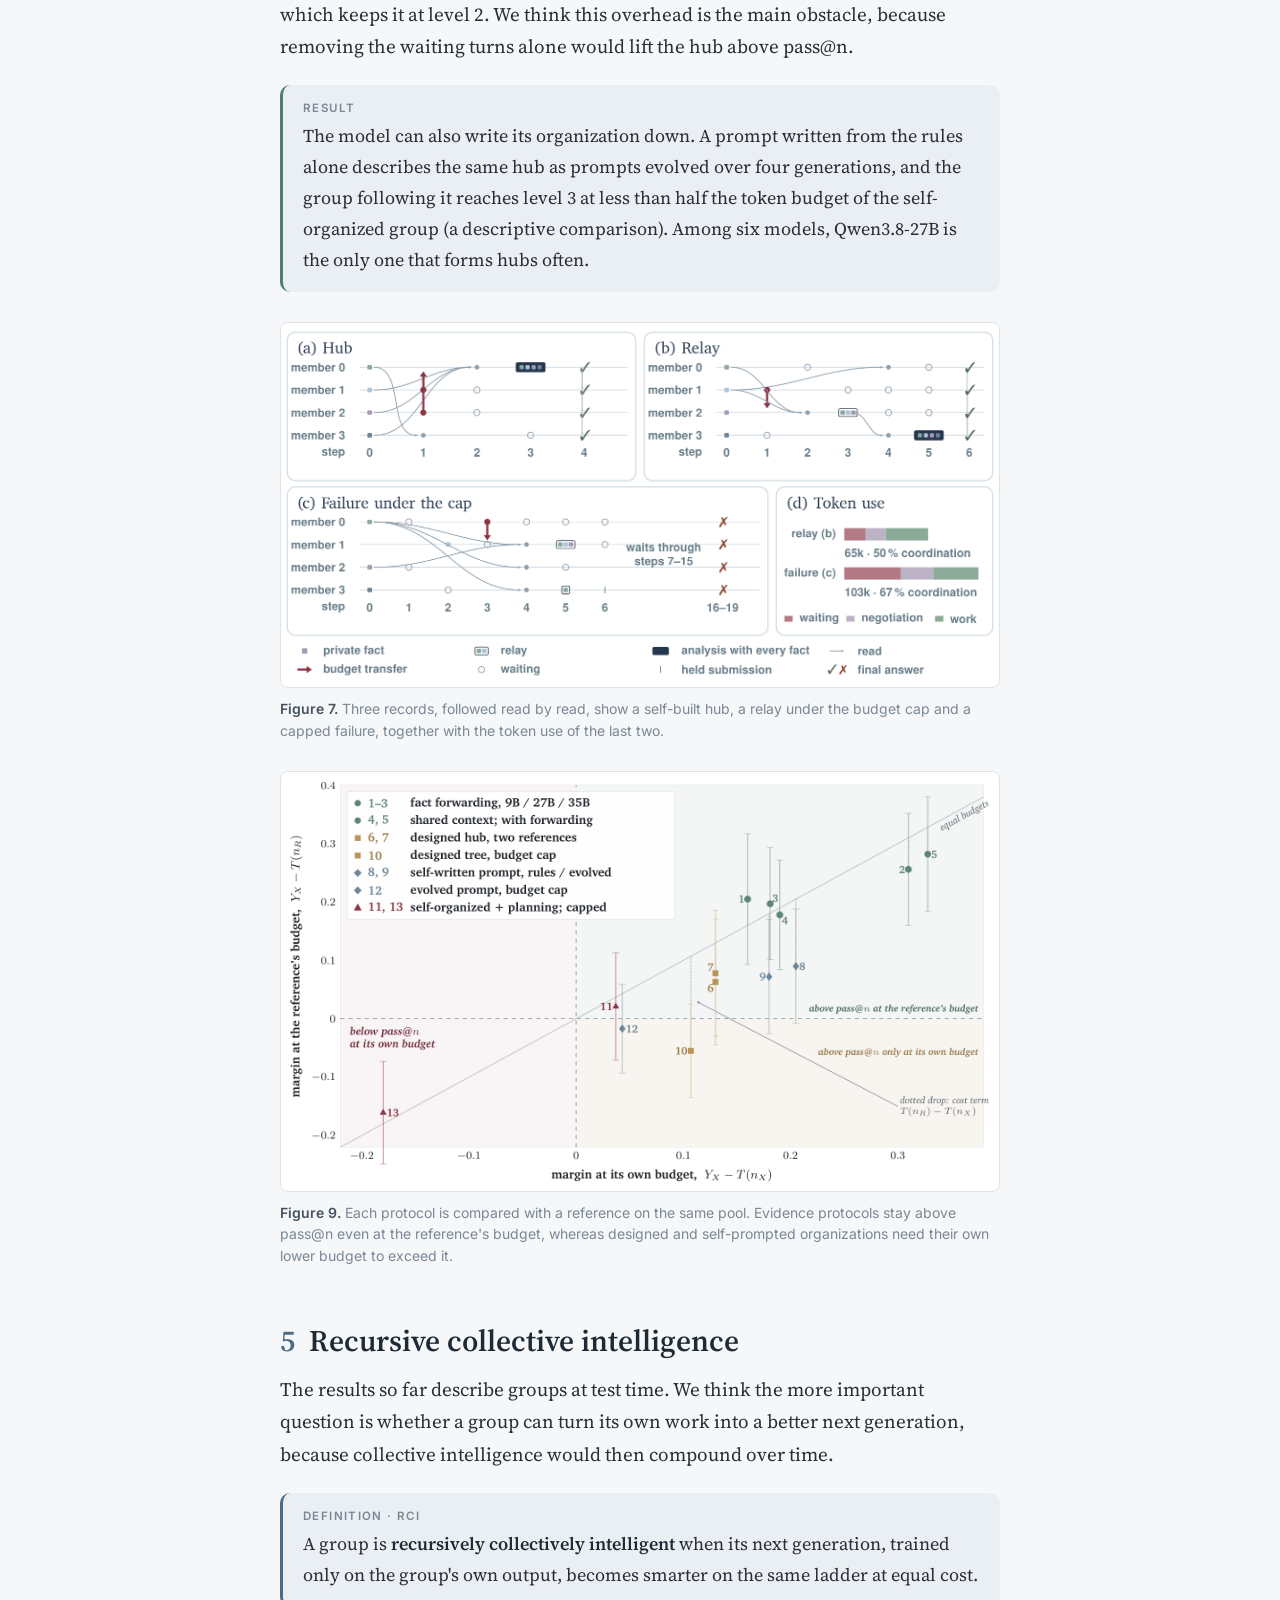
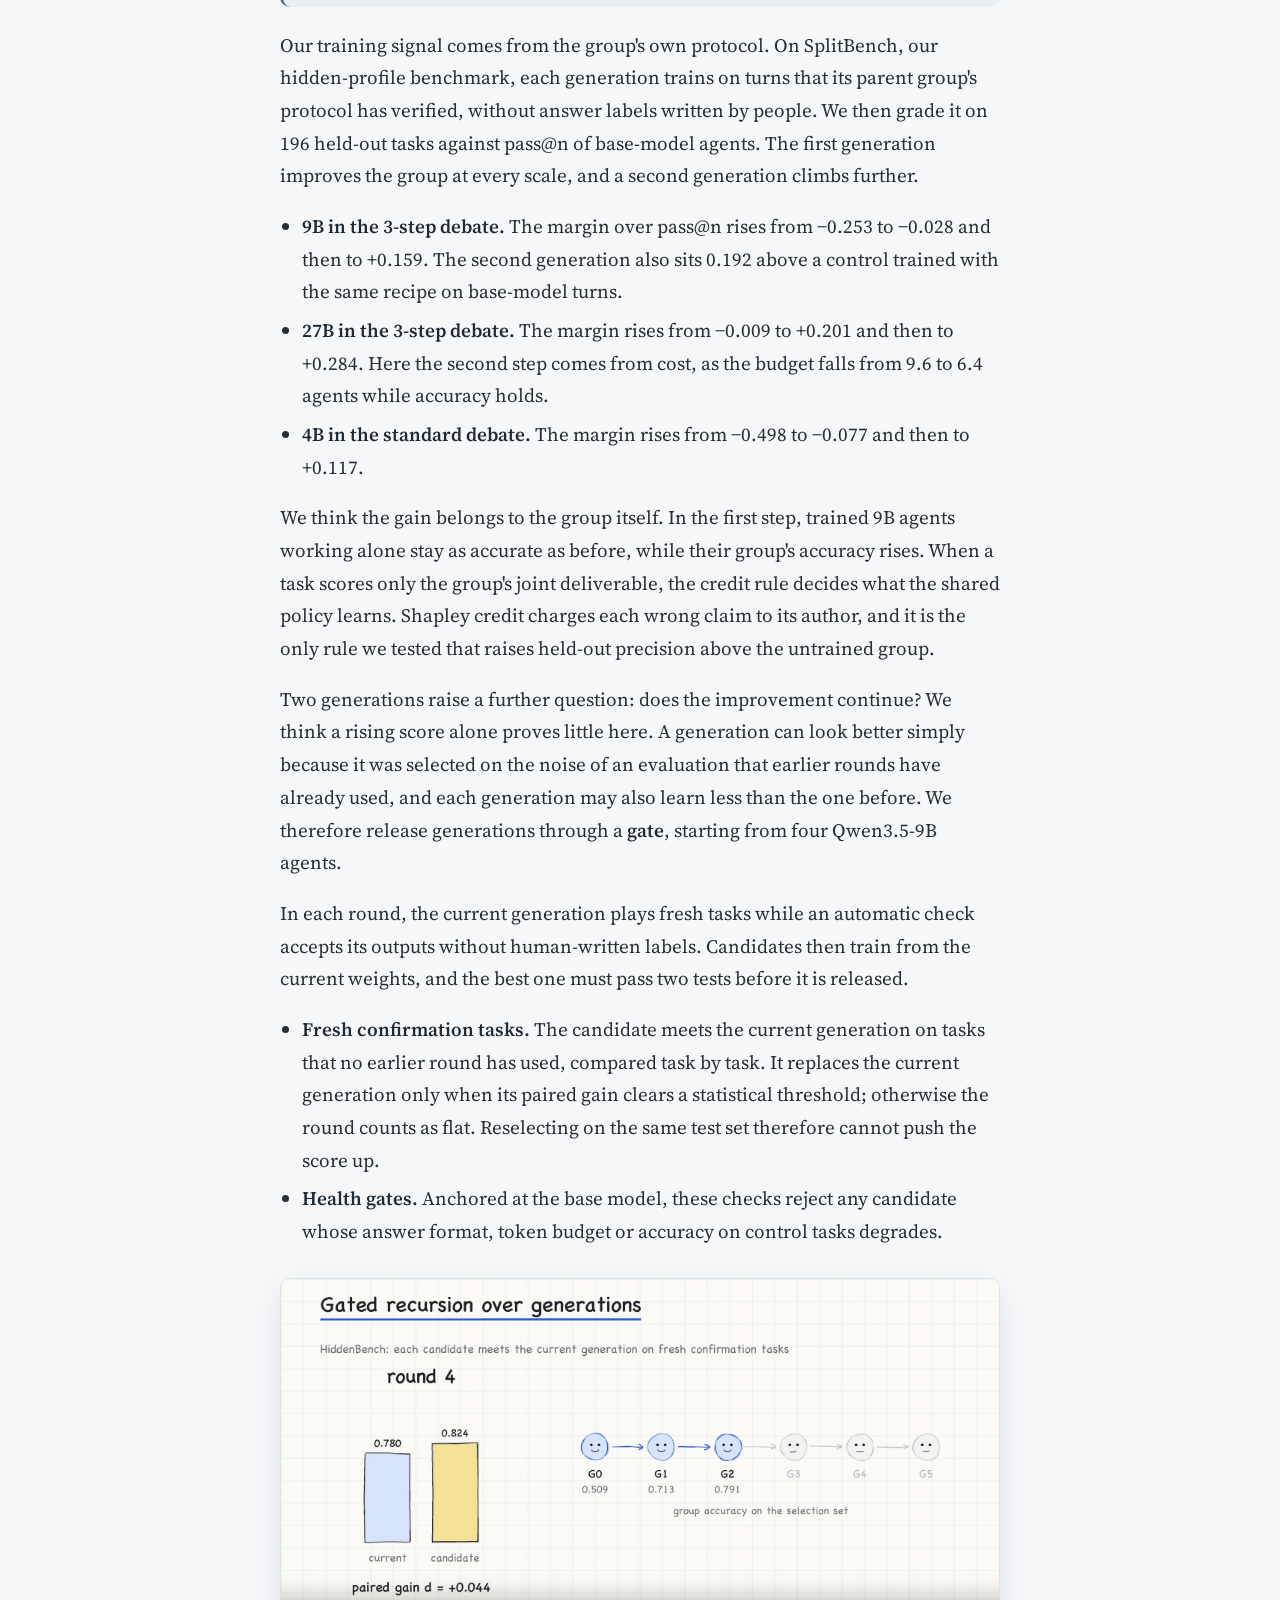
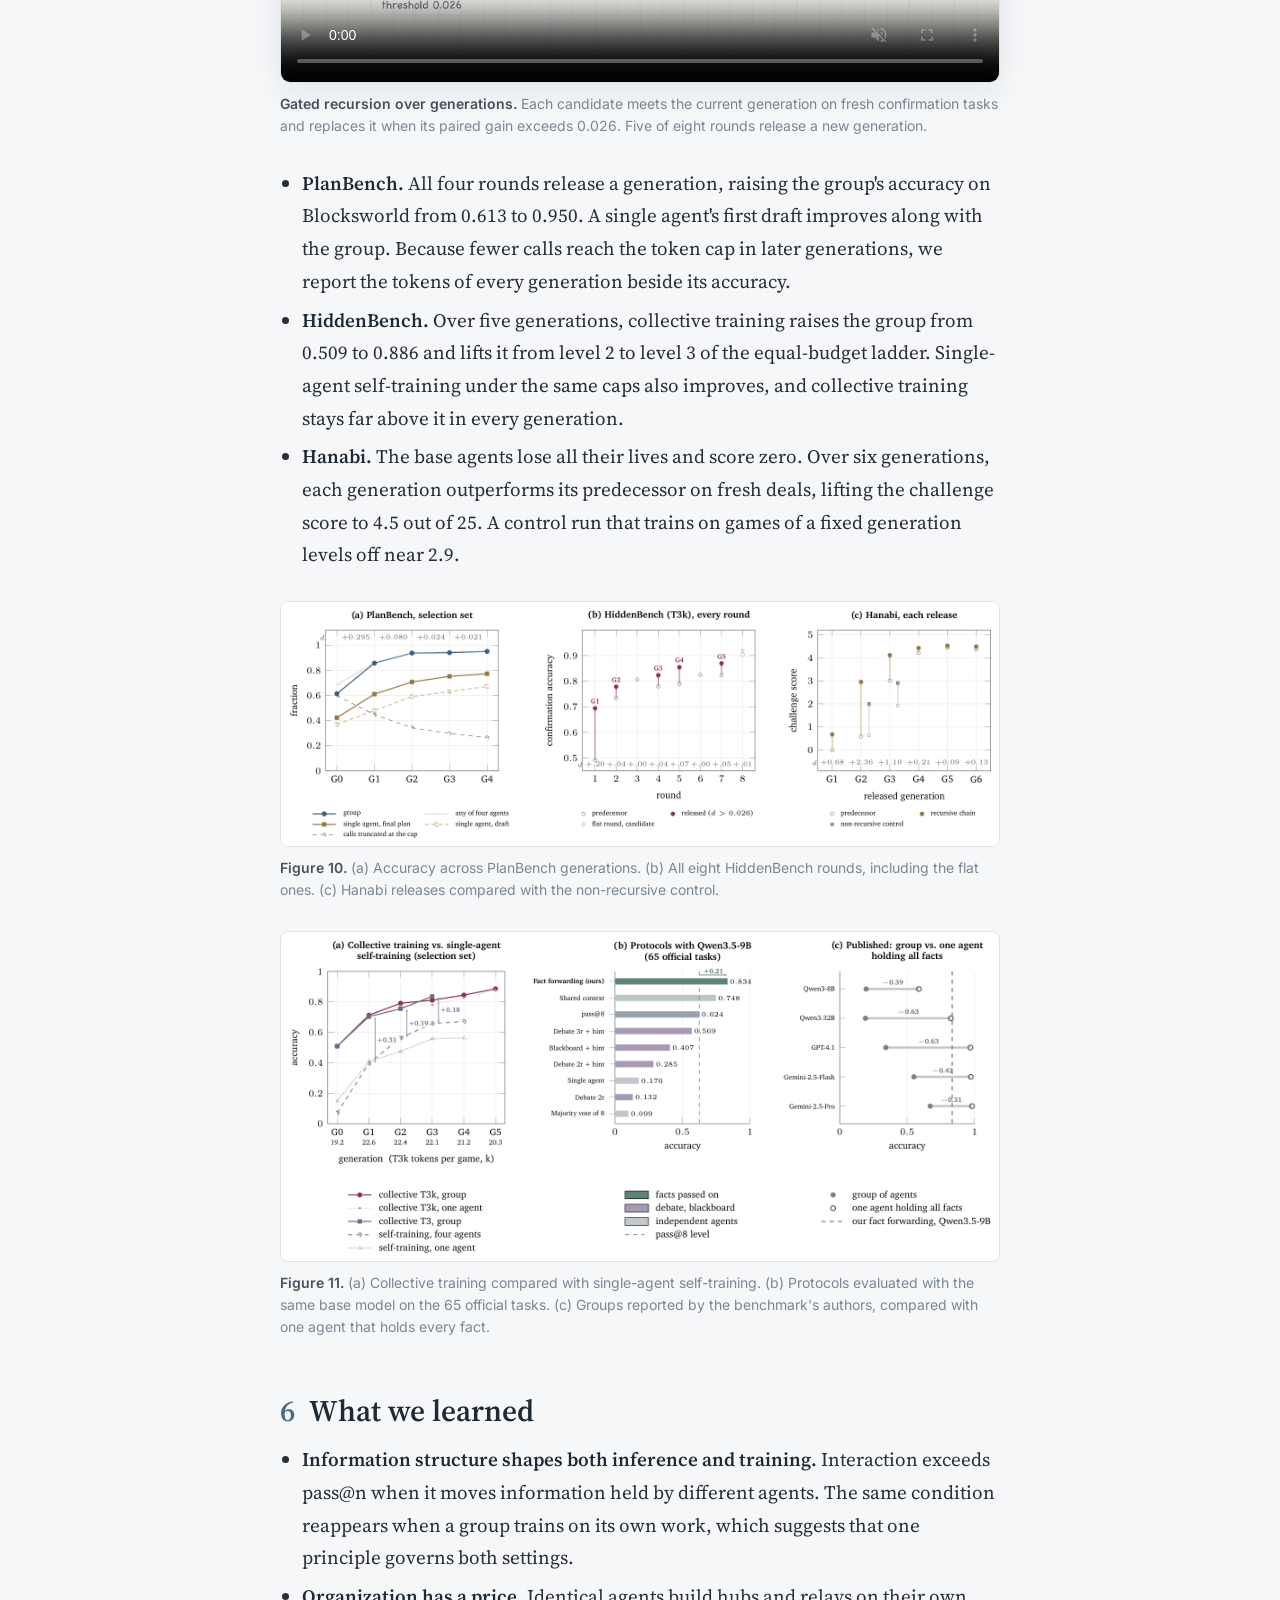
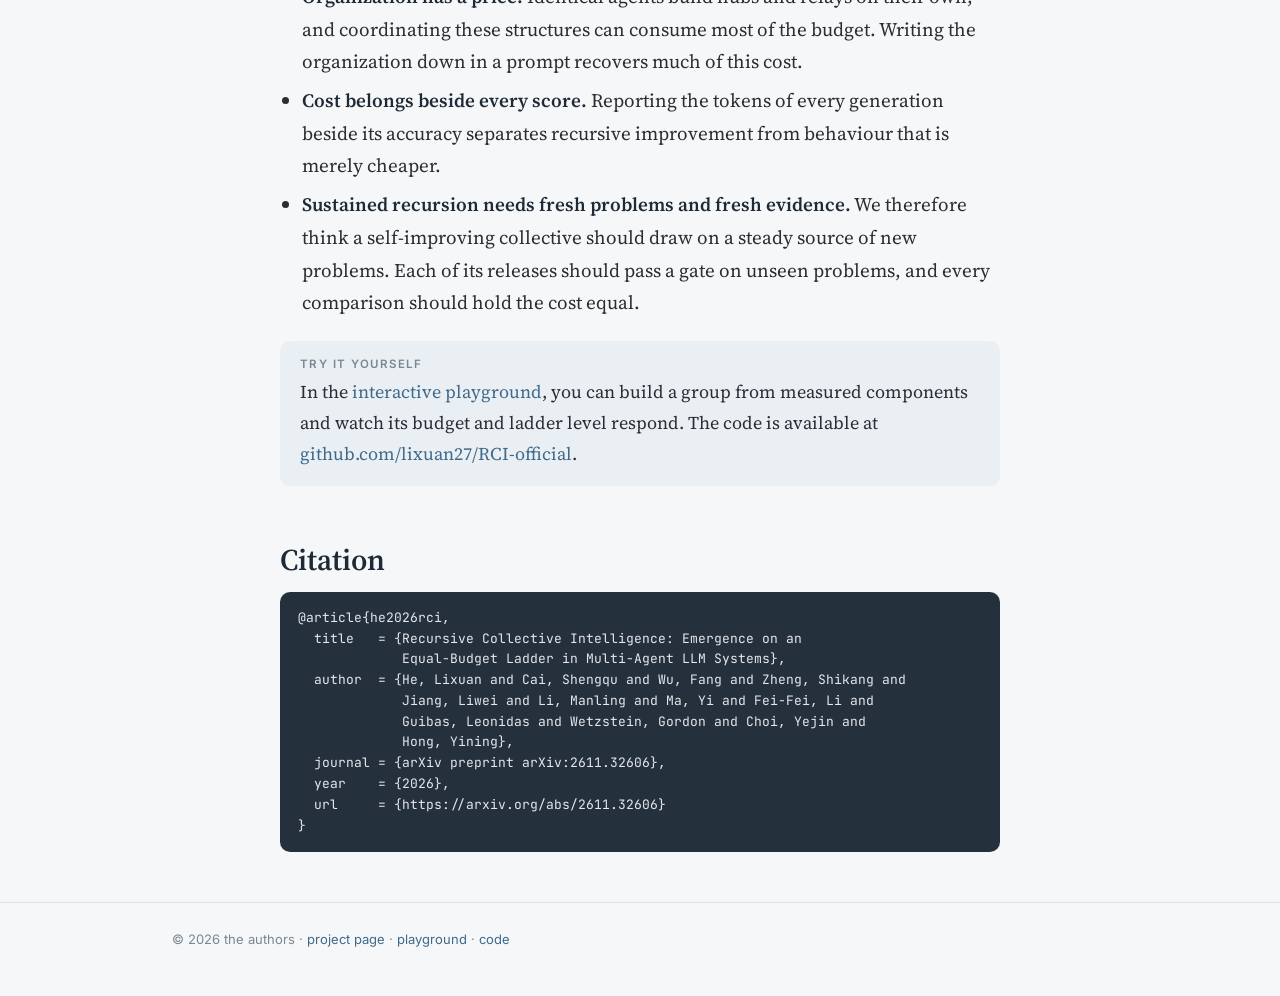
<file: blog/index.html>
<!DOCTYPE html>
<html lang="en">
<head>
<meta charset="utf-8">
<meta name="viewport" content="width=device-width, initial-scale=1, viewport-fit=cover">
<title>When Is a Group of Agents Smarter Than Its Members?</title>
<meta name="description" content="The equal-budget ladder and recursive collective intelligence in multi-agent LLM systems.">
<link rel="preconnect" href="https://fonts.googleapis.com"><link rel="preconnect" href="https://fonts.gstatic.com" crossorigin>
<link href="https://fonts.googleapis.com/css2?family=Inter:wght@400;500;600;700&family=Source+Serif+4:ital,opsz,wght@0,8..60,400;0,8..60,600;0,8..60,700;1,8..60,400&family=JetBrains+Mono:wght@400;600&display=swap" rel="stylesheet">
<link rel="stylesheet" href="../assets/style.css">
<style>
#bgfx{position:fixed;inset:0;width:100vw;height:100vh;z-index:0;pointer-events:none}
main.wrap{position:relative;z-index:1}
/* sidebar contents */
.side-toc{position:fixed;top:92px;left:max(18px,calc(50vw - 360px - 262px));width:226px;z-index:20;display:none;
  font-family:var(--sans);background:rgba(245,247,249,.82);-webkit-backdrop-filter:blur(8px);backdrop-filter:blur(8px);
  border:1px solid rgba(220,227,233,.9);border-radius:14px;padding:14px 14px 12px;transition:opacity .25s,transform .25s}
.side-toc .st-head{display:flex;align-items:center;justify-content:space-between;margin-bottom:10px}
.side-toc .st-title{font:600 11px var(--sans);letter-spacing:.14em;text-transform:uppercase;color:var(--mute)}
.side-toc .st-pct{font:600 11px var(--sans);color:var(--accent);font-variant-numeric:tabular-nums}
.side-toc .st-hide{border:0;background:transparent;color:var(--mute);cursor:pointer;font-size:14px;line-height:1;padding:2px 4px;border-radius:6px}
.side-toc .st-hide:hover{background:var(--paper2);color:var(--ink)}
.side-toc .st-list{position:relative}
.side-toc ol{list-style:none;margin:0;padding:0 0 0 14px}
.side-toc .st-list::before{content:"";position:absolute;left:4px;top:6px;bottom:6px;width:2px;border-radius:2px;background:var(--line)}
.side-toc .st-fill{position:absolute;left:4px;top:6px;width:2px;border-radius:2px;background:var(--accent);height:0;transition:height .2s}
.side-toc li{position:relative;margin:0}
.side-toc li::before{content:"";position:absolute;left:-13px;top:11px;width:8px;height:8px;border-radius:50%;background:#fff;border:2px solid var(--line);transition:all .2s}
.side-toc li.done::before{border-color:var(--accent);background:var(--accent)}
.side-toc li.on::before{border-color:var(--accent);background:#fff;box-shadow:0 0 0 3px rgba(75,107,132,.18)}
.side-toc a{display:flex;gap:8px;padding:5px 8px;border-radius:8px;font-size:13px;line-height:1.4;color:var(--ink2);text-decoration:none;transition:background .15s,color .15s}
.side-toc a .n{min-width:12px;color:var(--mute);font-variant-numeric:tabular-nums}
.side-toc a:hover{background:rgba(234,239,243,.9);color:var(--ink)}
.side-toc li.on>a{background:#fff;color:var(--ink);font-weight:600;box-shadow:0 1px 3px rgba(30,42,53,.06)}
.side-toc li.on>a .n{color:var(--accent)}
.side-toc.min{width:auto;padding:8px}
.side-toc.min .st-list,.side-toc.min .st-pct{display:none}
.side-toc.min .st-head{gap:10px;cursor:pointer}
.side-toc.min .st-head{margin:0}
@media (min-width:1240px){.side-toc{display:block}.toc-float{display:none}}
</style>
</head>
<body>
<canvas id="bgfx" aria-hidden="true" data-strength="0.85" data-quiet="0.85" data-col="800"></canvas>
<div class="progress" id="progress"></div>
<div class="topbar"><div class="wrap">
  <a class="brand" href="../">RCI<span>.</span></a>
  <div class="nav-links"><a href="../">Project</a><a class="on" href="./">Blog</a><a href="../playground/">Playground</a><a href="https://github.com/lixuan27/RCI-official">Code</a></div>
</div></div>

<nav class="side-toc" id="sidetoc" aria-label="Contents">
  <div class="st-head"><span class="st-title">Contents</span><span class="st-pct" id="stpct">0%</span><button class="st-hide" id="sthide" aria-label="Collapse contents" title="Collapse">&#8249;</button></div>
  <div class="st-list"><span class="st-fill" id="stfill"></span><ol>
    <li><a href="#tldr"><span class="n">·</span>In short</a></li>
    <li><a href="#s1"><span class="n">1</span>Why teams of agents are hard to judge</a></li>
    <li><a href="#s2"><span class="n">2</span>Grading a group at equal cost</a></li>
    <li><a href="#s3"><span class="n">3</span>Interaction helps when it moves facts</a></li>
    <li><a href="#s4"><span class="n">4</span>Identical agents organize themselves</a></li>
    <li><a href="#s5"><span class="n">5</span>Recursive collective intelligence</a></li>
    <li><a href="#s6"><span class="n">6</span>What we learned</a></li>
    <li><a href="#try"><span class="n">·</span>Try it yourself</a></li>
    <li><a href="#cite"><span class="n">·</span>Citation</a></li>
  </ol></div>
</nav>
<main class="wrap">
<header class="col" style="padding-top:46px">
  <div class="kicker">Research blog</div>
  <h1 class="title">When Is a Group of Agents Smarter Than Its Members?</h1>
  <p class="dek">We think a team of agents earns credit only for what its members create together. Measured at equal cost, that credit appears when agents move information to one another, and a group can learn to earn more of it from its own work.</p>
  <div class="authors"><span>Lixuan He<sup>1</sup></span><span>Shengqu Cai<sup>1</sup></span><span>Fang Wu<sup>1</sup></span><span>Shikang Zheng<sup>2</sup></span><span>Liwei Jiang<sup>3</sup></span><span>Manling Li<sup>4</sup></span><span>Yi Ma<sup>2</sup></span><span>Li Fei-Fei<sup>1</sup></span><span>Leonidas Guibas<sup>1</sup></span><span>Gordon Wetzstein<sup>1</sup></span><span>Yejin Choi<sup>1</sup></span><span>Yining Hong<sup>1</sup></span></div>
  <div class="affils"><sup>1</sup>Stanford University &nbsp; <sup>2</sup>UC Berkeley &nbsp; <sup>3</sup>NVIDIA &nbsp; <sup>4</sup>Northwestern University</div>
  <div class="byline">Nov 24, 2026 · 16 min read</div>
  <div class="btns">
    <a class="btn" href="https://github.com/lixuan27/RCI-official">Code</a>
    <a class="btn ghost" href="../playground/">Interactive playground</a>
    <a class="btn ghost" href="../">Project page</a>
    <a class="btn ghost" href="https://arxiv.org/abs/2611.32606">Paper (arXiv)</a>
  </div>
</header>

<figure class="w">
  <div class="video"><video src="../video/overview.mp4" poster="../video/overview_poster.jpg" controls preload="metadata" playsinline></video></div>
  <figcaption><b>The whole story in under two minutes.</b> The video first introduces grading at equal cost and then follows the study from interaction through self-organization to training across generations.</figcaption>
</figure>

<article class="prose">
  <div class="callout tldr" id="tldr"><div class="lab">In short</div>
    <ul>
      <li>We grade every group against independent agents that spend the same tokens. Our <b>equal-budget ladder</b> has three levels, and its top level cannot be reached by selecting among independent answers.</li>
      <li>Interaction pays off when it <b>moves information</b>. Forwarding split facts lifts four 27B agents 31 points above pass@n.</li>
      <li>Given a scarce reading budget, identical agents <b>build hubs on their own</b> and gain 18 points, spending about two thirds of their tokens on coordination.</li>
      <li>Training on its own verified outputs, a group <b>improves generation after generation</b> on PlanBench, HiddenBench and Hanabi. On HiddenBench, it climbs from level 2 to level 3 of the ladder.</li>
    </ul>
  </div>

  <h2 class="sec" id="s1"><span class="num">1</span>Why teams of agents are hard to judge</h2>
  <p>Language models increasingly work as teams. Agent systems now let models debate one another, hand subtasks to sub-agents and build on a shared blackboard. The same pattern runs through today's tools for coding, research and planning. The hope behind this shift is <b>collective intelligence</b>: a group that solves problems beyond any of its members, and that later improves itself by learning from its own work.</p>
  <p>Reading the evidence for this hope turns out to be difficult. Most studies report that a team beats one agent, while the team also spends many times the tokens of that agent. Spending those extra tokens on independent attempts and voting over them already recovers most of the reported gains. Careful comparisons, moreover, find that debate rarely beats such a vote. We think the field therefore lacks a measurement that separates what interaction adds from what extra computation buys.</p>
  <p>This separation matters for two reasons. In practice, every message an agent writes costs tokens that could have paid for another attempt, so anyone designing an agent system needs to know when interaction is worth its price. In research, the question of self-improvement depends on it as well. A group that trains on its own work can improve <i>as a group</i> only if its interaction produces something that its members cannot produce alone.</p>
  <p>We therefore ask two questions. <b>When does interaction itself make a group smarter than its members working apart?</b> And <b>can a group make its next generation smarter using only its own output?</b></p>
  <p>Our starting point comes from studies of human groups. Psychologists have long compared a group with the same people working independently, and their strongest baseline counts the group as right whenever any individual is right. For language models, this baseline is simply pass@n. We carry the idea over to agents and add the ingredient that human studies could ignore, namely cost. Every comparison in this post therefore uses independent agents that spend exactly the tokens of the group. Built this way, one measurement connects two lines of work that rarely meet: the evaluation of multi-agent systems and the study of recursive self-improvement.</p>

  <h2 class="sec" id="s2"><span class="num">2</span>Grading a group at equal cost</h2>
  <p>The measurement starts from a simple accounting step. Suppose a group run spends <i>k</i> completion tokens and one independent agent costs <i>c</i><sub>1</sub>. The group's budget is then <i>n</i><sub>B</sub> = <i>k</i>/<i>c</i><sub>1</sub> independent agents, and we compare the group with exactly that many independent copies of the same model. At this budget, the ladder asks three questions in order.</p>
  <div class="callout def"><div class="lab">Definition · the equal-budget ladder</div>
    <p>A group at budget <i>n</i><sub>B</sub> reaches <b>level 1</b> when it outperforms a single agent. It reaches <b>level 2</b> when it also outperforms the majority vote of <i>n</i><sub>B</sub> independent agents. Level 3 requires the group to exceed their pass@<i>n</i><sub>B</sub>, which is the chance that at least one of them is right.</p></div>
  <p>We think level 3 is the real test of interaction, and we built the ladder around it for this reason. Every selection rule, from a majority vote to a learned judge, picks one of the answers that independent agents already gave. Its accuracy therefore stays at or below pass@n at equal cost, however clever the rule is. A group above pass@n has produced correct answers through what its members exchanged, which is exactly the contribution we set out to measure.</p>
  <p>The ladder also shows where a gain comes from. Splitting each margin into an accuracy term and a cost term, we can tell whether a protocol wins by answering better or by spending fewer tokens.</p>
</article>
<figure class="w">
  <div class="video"><video src="../video/ladder.mp4" poster="../video/ladder_poster.jpg" controls muted loop preload="metadata" playsinline></video></div>
  <figcaption><b>Protocols on the ladder.</b> Each of ten protocols with four Qwen3.8-27B agents on HiddenBench moves to its margin over pass@n<sub>B</sub> (Figure 5b). Protocols that pass on facts rise above pass@n.</figcaption>
</figure>
<figure class="w"><img src="../assets/fig/fig3.png" alt="Overview of one generation"><figcaption><b>Figure 3.</b> In one generation, copies of one policy interact and commit to an answer. The answer is graded against independent agents at the same token cost, and the next generation then trains on the outputs that the group's protocol accepts.</figcaption></figure>

<article class="prose">
  <h2 class="sec" id="s3"><span class="num">3</span>Interaction helps when it moves facts</h2>
  <p><b>When every agent already holds the evidence, a message mostly repeats what its reader knows.</b> We tested this with Qwen3.5-9B agents on six shared-information benchmarks, ranging from GPQA-Diamond to SWE-bench Verified. Multi-agent debate, DeLM and AOrchestra all stay at or below the compute-matched vote. A blackboard rises above the vote once a stronger 27B reviewer selects among its members' answers.</p>
  <p><b>Splitting the decisive facts across agents changes the outcome.</b> On HiddenBench, each of four Qwen3.8-27B agents holds part of the decisive facts, while the facts that everyone shares point to a decoy. Agents that exchange answers and reasons mostly reach level 2, since readers adopt conclusions drawn from partial facts. Agents that pass on the facts themselves exceed pass@n directly.</p>
  <div class="callout res"><div class="lab">Result</div>
    <p>Fact forwarding reaches 0.959 at a budget of 6.2 agents. This places it 31 points above pass@n of independent agents and even above one agent given every fact at the same budget (0.942). Combining shared context with forwarding raises accuracy further to 0.972. Across model scales, forwarding stays above pass@n at 9B, 27B and 35B-A3B.</p></div>
  <p>We think this contrast explains much of the mixed evidence on multi-agent systems. Interaction adds value in proportion to the information it moves, so a task that gives every agent the same evidence leaves little for a group to add.</p>
</article>
<figure class="w"><img src="../assets/fig/fig5.png" alt="Protocol families on the ladder"><figcaption><b>Figure 5.</b> (a) Protocol families on the ladder. (b) Evidence protocols rise above pass@n when the facts are split. (c) Prior methods stay at the vote when every agent sees the whole question.</figcaption></figure>
<figure class="w"><img src="../assets/fig/fig6.png" alt="Qualitative results"><figcaption><b>Figure 6.</b> (a) The vote buries the one right member. (b) With shared context, an argument misleads even the member holding every fact, whereas forwarded facts lead all four members to the answer. (c) Members hand their reading budget to a hub. (d) A prompt written from the rules already describes the same hub. Boxed text is quoted verbatim.</figcaption></figure>

<article class="prose">
  <h2 class="sec" id="s4"><span class="num">4</span>Identical agents organize themselves</h2>
  <p>Moving facts requires someone to read them, so we next made reading scarce. Each agent may read only one message, and it may hand this reading budget to another agent. <b>Under these rules, identical 27B agents organize themselves.</b> In about a third of the records, one agent collects enough budget to read every fact and becomes a hub. Answering like one agent given every fact, the hub raises the group's accuracy by 18 points over a group without transfers. When a cap rules out a single hub, the agents build relays instead, most of them two-level trees.</p>
  <p>This organization comes at a price. Negotiating transfers and waiting for the hub, <b>a self-organizing group spends about two thirds of its tokens on coordination</b>, which keeps it at level 2. We think this overhead is the main obstacle, because removing the waiting turns alone would lift the hub above pass@n.</p>
  <div class="callout res"><div class="lab">Result</div>
    <p>The model can also write its organization down. A prompt written from the rules alone describes the same hub as prompts evolved over four generations, and the group following it reaches level 3 at less than half the token budget of the self-organized group (a descriptive comparison). Among six models, Qwen3.8-27B is the only one that forms hubs often.</p></div>
</article>
<figure class="w"><img src="../assets/fig/fig7.png" alt="How identical agents organize"><figcaption><b>Figure 7.</b> Three records, followed read by read, show a self-built hub, a relay under the budget cap and a capped failure, together with the token use of the last two.</figcaption></figure>
<figure class="w"><img src="../assets/fig/fig9.png" alt="Accuracy and cost to level 3"><figcaption><b>Figure 9.</b> Each protocol is compared with a reference on the same pool. Evidence protocols stay above pass@n even at the reference's budget, whereas designed and self-prompted organizations need their own lower budget to exceed it.</figcaption></figure>

<article class="prose">
  <h2 class="sec" id="s5"><span class="num">5</span>Recursive collective intelligence</h2>
  <p>The results so far describe groups at test time. We think the more important question is whether a group can turn its own work into a better next generation, because collective intelligence would then compound over time.</p>
  <div class="callout def"><div class="lab">Definition · RCI</div>
    <p>A group is <b>recursively collectively intelligent</b> when its next generation, trained only on the group's own output, becomes smarter on the same ladder at equal cost.</p></div>
  <p>Our training signal comes from the group's own protocol. On SplitBench, our hidden-profile benchmark, each generation trains on turns that its parent group's protocol has verified, without answer labels written by people. We then grade it on 196 held-out tasks against pass@n of base-model agents. The first generation improves the group at every scale, and a second generation climbs further.</p>
  <ul>
    <li><b>9B in the 3-step debate.</b> The margin over pass@n rises from −0.253 to −0.028 and then to +0.159. The second generation also sits 0.192 above a control trained with the same recipe on base-model turns.</li>
    <li><b>27B in the 3-step debate.</b> The margin rises from −0.009 to +0.201 and then to +0.284. Here the second step comes from cost, as the budget falls from 9.6 to 6.4 agents while accuracy holds.</li>
    <li><b>4B in the standard debate.</b> The margin rises from −0.498 to −0.077 and then to +0.117.</li>
  </ul>
  <p>We think the gain belongs to the group itself. In the first step, trained 9B agents working alone stay as accurate as before, while their group's accuracy rises. When a task scores only the group's joint deliverable, the credit rule decides what the shared policy learns. Shapley credit charges each wrong claim to its author, and it is the only rule we tested that raises held-out precision above the untrained group.</p>
  <p>Two generations raise a further question: does the improvement continue? We think a rising score alone proves little here. A generation can look better simply because it was selected on the noise of an evaluation that earlier rounds have already used, and each generation may also learn less than the one before. We therefore release generations through a <b>gate</b>, starting from four Qwen3.5-9B agents.</p>
  <p>In each round, the current generation plays fresh tasks while an automatic check accepts its outputs without human-written labels. Candidates then train from the current weights, and the best one must pass two tests before it is released.</p>
  <ul>
    <li><b>Fresh confirmation tasks.</b> The candidate meets the current generation on tasks that no earlier round has used, compared task by task. It replaces the current generation only when its paired gain clears a statistical threshold; otherwise the round counts as flat. Reselecting on the same test set therefore cannot push the score up.</li>
    <li><b>Health gates.</b> Anchored at the base model, these checks reject any candidate whose answer format, token budget or accuracy on control tasks degrades.</li>
  </ul>
</article>
<figure class="w">
  <div class="video"><video src="../video/recursion.mp4" poster="../video/recursion_poster.jpg" controls muted loop preload="metadata" playsinline></video></div>
  <figcaption><b>Gated recursion over generations.</b> Each candidate meets the current generation on fresh confirmation tasks and replaces it when its paired gain exceeds 0.026. Five of eight rounds release a new generation.</figcaption>
</figure>
<article class="prose">
  <ul>
    <li><b>PlanBench.</b> All four rounds release a generation, raising the group's accuracy on Blocksworld from 0.613 to 0.950. A single agent's first draft improves along with the group. Because fewer calls reach the token cap in later generations, we report the tokens of every generation beside its accuracy.</li>
    <li><b>HiddenBench.</b> Over five generations, collective training raises the group from 0.509 to 0.886 and lifts it from level 2 to level 3 of the equal-budget ladder. Single-agent self-training under the same caps also improves, and collective training stays far above it in every generation.</li>
    <li><b>Hanabi.</b> The base agents lose all their lives and score zero. Over six generations, each generation outperforms its predecessor on fresh deals, lifting the challenge score to 4.5 out of 25. A control run that trains on games of a fixed generation levels off near 2.9.</li>
  </ul>
</article>
<figure class="w"><img src="../assets/fig/fig10.png" alt="Recursion on three benchmarks"><figcaption><b>Figure 10.</b> (a) Accuracy across PlanBench generations. (b) All eight HiddenBench rounds, including the flat ones. (c) Hanabi releases compared with the non-recursive control.</figcaption></figure>
<figure class="w"><img src="../assets/fig/fig11.png" alt="HiddenBench details"><figcaption><b>Figure 11.</b> (a) Collective training compared with single-agent self-training. (b) Protocols evaluated with the same base model on the 65 official tasks. (c) Groups reported by the benchmark's authors, compared with one agent that holds every fact.</figcaption></figure>

<article class="prose">
  <h2 class="sec" id="s6"><span class="num">6</span>What we learned</h2>
  <ul>
    <li><b>Information structure shapes both inference and training.</b> Interaction exceeds pass@n when it moves information held by different agents. The same condition reappears when a group trains on its own work, which suggests that one principle governs both settings.</li>
    <li><b>Organization has a price.</b> Identical agents build hubs and relays on their own, and coordinating these structures can consume most of the budget. Writing the organization down in a prompt recovers much of this cost.</li>
    <li><b>Cost belongs beside every score.</b> Reporting the tokens of every generation beside its accuracy separates recursive improvement from behaviour that is merely cheaper.</li>
    <li><b>Sustained recursion needs fresh problems and fresh evidence.</b> We therefore think a self-improving collective should draw on a steady source of new problems. Each of its releases should pass a gate on unseen problems, and every comparison should hold the cost equal.</li>
  </ul>
  <div class="callout" id="try"><div class="lab">Try it yourself</div><p>In the <a href="../playground/">interactive playground</a>, you can build a group from measured components and watch its budget and ladder level respond. The code is available at <a href="https://github.com/lixuan27/RCI-official">github.com/lixuan27/RCI-official</a>.</p></div>

  <h2 class="sec" id="cite">Citation</h2>
<pre class="bib">@article{he2026rci,
  title   = {Recursive Collective Intelligence: Emergence on an
             Equal-Budget Ladder in Multi-Agent LLM Systems},
  author  = {He, Lixuan and Cai, Shengqu and Wu, Fang and Zheng, Shikang and
             Jiang, Liwei and Li, Manling and Ma, Yi and Fei-Fei, Li and
             Guibas, Leonidas and Wetzstein, Gordon and Choi, Yejin and
             Hong, Yining},
  journal = {arXiv preprint arXiv:2611.32606},
  year    = {2026},
  url     = {https://arxiv.org/abs/2611.32606}
}</pre>
</article>
</main>
<footer><div class="wrap">© 2026 the authors · <a href="../">project page</a> · <a href="../playground/">playground</a> · <a href="https://github.com/lixuan27/RCI-official">code</a></div></footer>

<div class="toc-float" id="tocf"><button aria-label="Contents" onclick="document.getElementById('tocf').classList.toggle('open')">☰</button>
  <div class="panel">
    <a href="#s1">1 · Why teams of agents are hard to judge</a><a href="#s2">2 · Grading a group at equal cost</a><a href="#s3">3 · Interaction helps when it moves facts</a>
    <a href="#s4">4 · Identical agents organize themselves</a><a href="#s5">5 · Recursive collective intelligence</a><a href="#s6">6 · What we learned</a><a href="#cite">Citation</a>
  </div></div>
<script>
const bar=document.getElementById('progress'), secs=[...document.querySelectorAll('h2.sec[id]')], links=[...document.querySelectorAll('#tocf .panel a')];
addEventListener('scroll',()=>{const h=document.documentElement; bar.style.width=(100*h.scrollTop/(h.scrollHeight-h.clientHeight))+'%';
  let cur=secs[0].id; for(const s of secs){ if(s.getBoundingClientRect().top<120) cur=s.id; } links.forEach(a=>a.classList.toggle('on',a.getAttribute('href')==='#'+cur));},{passive:true});
document.addEventListener('click',e=>{const t=document.getElementById('tocf'); if(!t.contains(e.target)) t.classList.remove('open');});
</script>
<script>
(function(){
  const nav=document.getElementById('sidetoc'); if(!nav) return;
  const items=[...nav.querySelectorAll('li')], links=items.map(li=>li.querySelector('a'));
  const targets=links.map(a=>document.getElementById(a.getAttribute('href').slice(1)));
  const fill=document.getElementById('stfill'), pct=document.getElementById('stpct'), list=nav.querySelector('.st-list');
  function update(){
    const h=document.documentElement, p=Math.max(0,Math.min(1,h.scrollTop/(h.scrollHeight-h.clientHeight)));
    pct.textContent=Math.round(p*100)+'%';
    let cur=0; targets.forEach((t,i)=>{ if(t && t.getBoundingClientRect().top<140) cur=i; });
    if(h.scrollTop+h.clientHeight>=h.scrollHeight-4) cur=targets.length-1;
    items.forEach((li,i)=>{ li.classList.toggle('on',i===cur); li.classList.toggle('done',i<cur); });
    const li=items[cur], top=li.offsetTop+li.offsetHeight/2-6; fill.style.height=Math.max(0,top)+'px';
  }
  addEventListener('scroll',update,{passive:true}); addEventListener('resize',update); update();
  links.forEach((a,i)=>a.addEventListener('click',e=>{ const t=targets[i]; if(!t) return; e.preventDefault();
    t.scrollIntoView({behavior:'smooth',block:'start'}); history.replaceState(null,'',a.getAttribute('href')); }));
  const btn=document.getElementById('sthide');
  nav.querySelector('.st-head').addEventListener('click',e=>{ if(nav.classList.contains('min') && e.target!==btn) btn.click(); });
  btn.addEventListener('click',()=>{ const m=nav.classList.toggle('min'); btn.innerHTML=m?'&#8250;':'&#8249;'; btn.title=m?'Show contents':'Collapse'; btn.setAttribute('aria-label',btn.title);
    try{localStorage.setItem('rci-toc-min',m?'1':'0');}catch(_){} });
  try{ if(localStorage.getItem('rci-toc-min')==='1') btn.click(); }catch(_){}
})();
</script>
<script src="../assets/bgfx.js"></script>
</body>
</html>
</file>
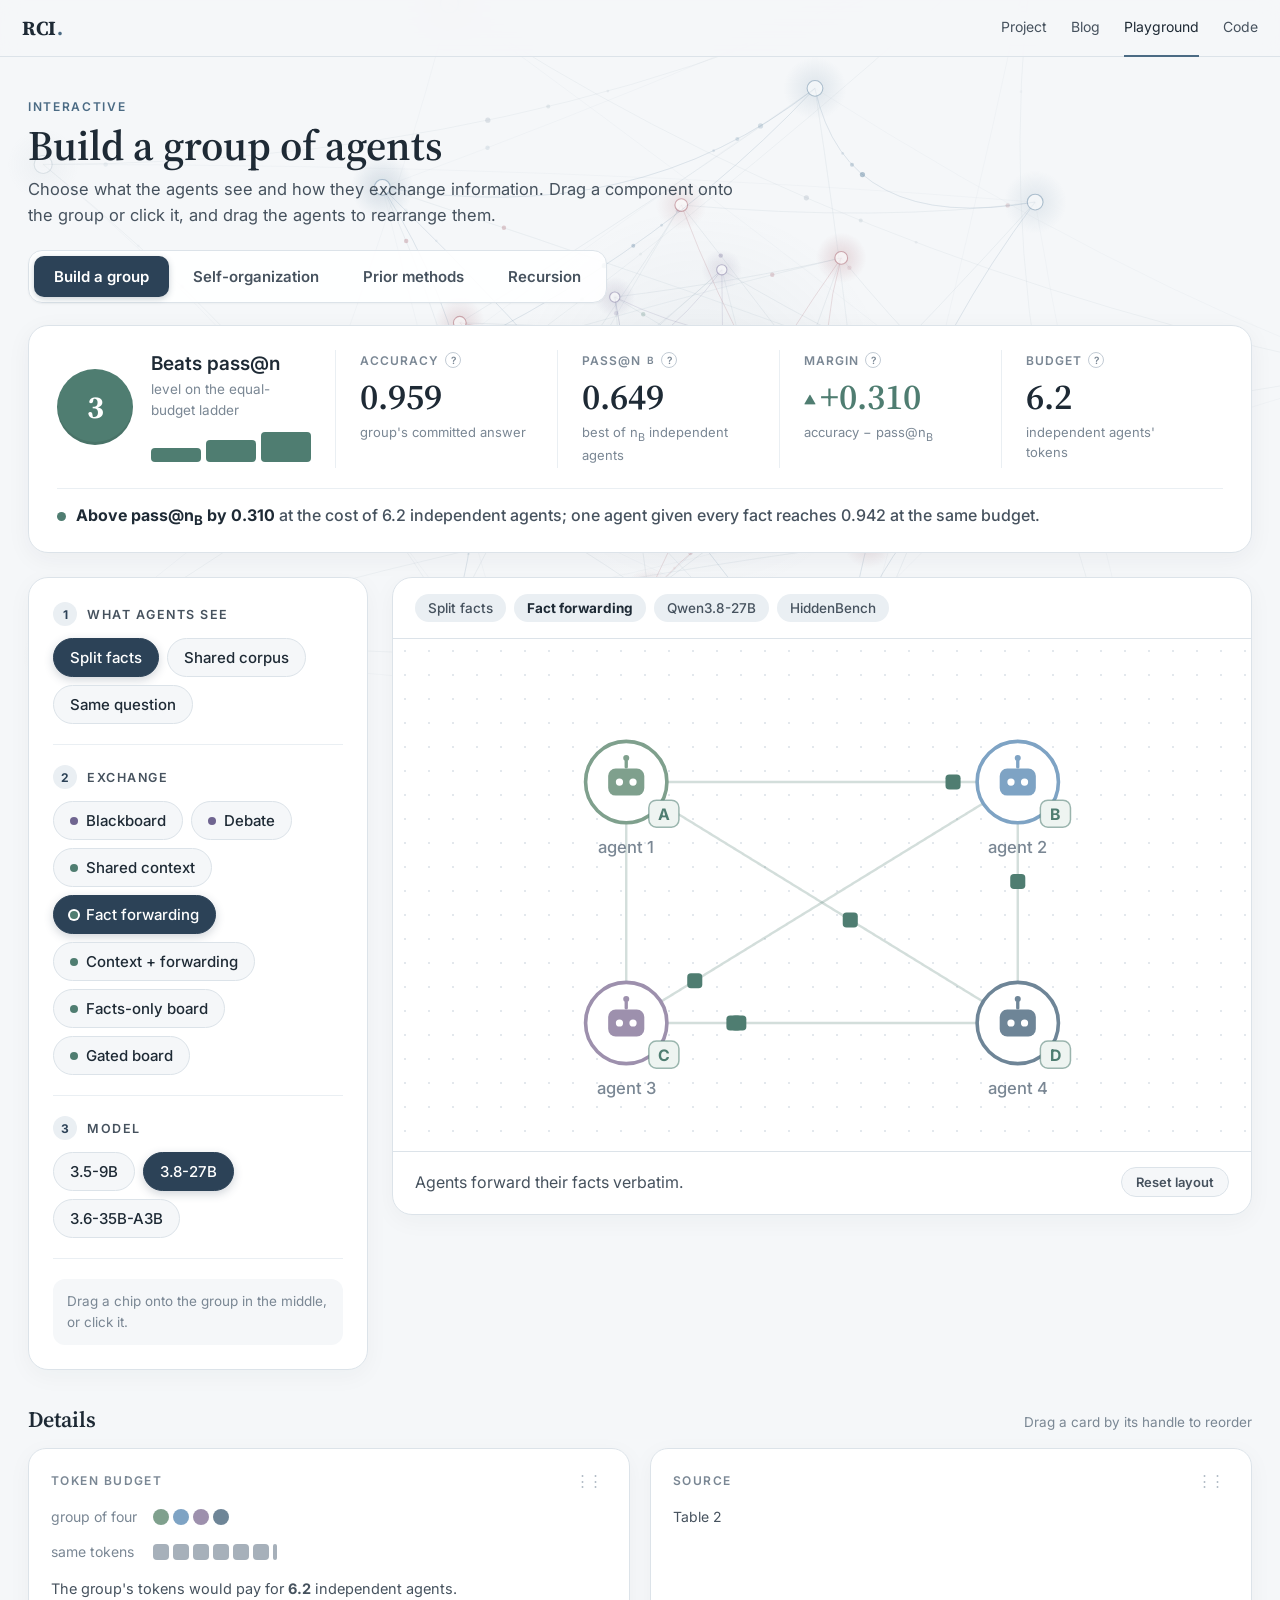
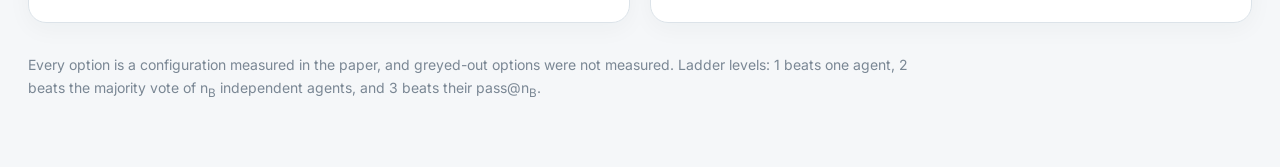
<file: playground/index.html>
<!DOCTYPE html>
<html lang="en">
<head>
<meta charset="utf-8">
<meta name="viewport" content="width=device-width, initial-scale=1, viewport-fit=cover">
<title>RCI Playground</title>
<link rel="preconnect" href="https://fonts.googleapis.com"><link rel="preconnect" href="https://fonts.gstatic.com" crossorigin>
<link href="https://fonts.googleapis.com/css2?family=Inter:wght@400;500;600;700&family=Source+Serif+4:ital,opsz,wght@0,8..60,400;0,8..60,600;0,8..60,700;1,8..60,400&display=swap" rel="stylesheet">
<link rel="stylesheet" href="../assets/style.css">
<style>
  body{background:var(--paper)}
  .pg-wrap{max-width:1360px;margin:0 auto;padding:0 max(28px,env(safe-area-inset-right,0px)) 64px max(28px,env(safe-area-inset-left,0px))}
  .pg-head{padding:42px 0 22px;display:grid;gap:22px}
  .pg-head h1{font-family:var(--serif);font-weight:600;font-size:clamp(30px,3.4vw,42px);line-height:1.12;margin:8px 0 8px;color:var(--ink);text-wrap:balance}
  .pg-head p{margin:0;color:var(--ink2);font-size:16.5px;max-width:720px;line-height:1.55}
  .seg,.chip,.rc .hd,.pg-head p,.step-h{-webkit-user-select:none;user-select:none}
  .seg{display:inline-flex;flex-wrap:wrap;background:rgba(255,255,255,.9);border:1px solid var(--line);border-radius:14px;padding:5px;gap:4px;justify-self:start;box-shadow:0 1px 2px rgba(30,42,53,.04)}
  .seg button{font:600 15px var(--sans);border:0;background:transparent;color:var(--ink2);padding:11px 20px;border-radius:10px;cursor:pointer;transition:background .15s,color .15s}
  .seg button:hover{background:var(--paper)}
  .seg button.on{background:var(--navy);color:#fff;box-shadow:0 2px 6px rgba(44,66,87,.25)}

  /* summary strip */
  .summary{background:#fff;border:1px solid var(--line);border-radius:20px;padding:24px 28px;margin-bottom:24px;box-shadow:0 6px 24px rgba(30,42,53,.05)}
  .sum-grid{display:grid;grid-template-columns:minmax(260px,1.25fr) repeat(4,minmax(120px,1fr));gap:0;align-items:stretch}
  .sum-grid>div{padding:2px 24px;border-left:1px solid var(--paper2);min-width:0}
  .sum-grid>div:first-child{padding-left:0;border-left:0}
  .lvl{display:flex;align-items:center;gap:18px}
  .lvl .ring{width:76px;height:76px;border-radius:50%;display:grid;place-items:center;font:700 32px var(--serif);color:#fff;flex:none;box-shadow:inset 0 -3px 0 rgba(0,0,0,.08)}
  .lvl .t{font:600 19px var(--sans);color:var(--ink);line-height:1.3}
  .lvl .s{font-size:13.5px;color:var(--mute);margin-top:2px}
  .steps{display:flex;gap:5px;height:30px;margin-top:10px;align-items:flex-end;max-width:180px}
  .steps div{flex:1;border-radius:4px}
  .metric .k{font:600 12px var(--sans);color:var(--mute);letter-spacing:.09em;text-transform:uppercase;display:flex;gap:6px;align-items:center}
  .metric .v{font:600 36px var(--serif);color:var(--ink);line-height:1.15;margin-top:8px;font-variant-numeric:tabular-nums;white-space:nowrap}
  .metric .v small{font:500 14px var(--sans);color:var(--mute);margin-left:3px}
  .metric .u{font-size:13px;color:var(--mute);margin-top:4px}
  .verdict{margin-top:20px;padding-top:16px;border-top:1px solid var(--paper2);font:500 16px var(--sans);color:var(--ink2);display:flex;gap:10px;align-items:center;flex-wrap:wrap}
  .verdict .dot{width:9px;height:9px;border-radius:50%;flex:none}
  .verdict b{color:var(--ink)}
  @media (max-width:1100px){.sum-grid{grid-template-columns:repeat(2,minmax(0,1fr));gap:18px 0}.sum-grid>div:first-child{grid-column:1/-1}.sum-grid>div:nth-child(2n){border-left:0;padding-left:0}}

  /* board */
  .board{display:grid;grid-template-columns:340px minmax(0,1fr);gap:24px;align-items:start}
  @media (max-width:900px){.board{grid-template-columns:1fr}}
  .pane{background:#fff;border:1px solid var(--line);border-radius:20px;padding:24px;min-width:0;box-shadow:0 6px 24px rgba(30,42,53,.04)}
  .grp{padding:0 0 20px;margin:0 0 20px;border-bottom:1px solid var(--paper2)}
  .grp:last-of-type{border-bottom:0;margin-bottom:0;padding-bottom:4px}
  .step-h{display:flex;align-items:center;gap:10px;margin:0 0 12px}
  .step-h .no{width:24px;height:24px;border-radius:50%;display:grid;place-items:center;background:var(--paper2);color:var(--navy);font:700 12px var(--sans);flex:none}
  .step-h h6{margin:0;font:600 12.5px var(--sans);letter-spacing:.12em;text-transform:uppercase;color:var(--ink2)}
  .chips{display:flex;flex-wrap:wrap;gap:8px}
  .chip{display:inline-flex;align-items:center;gap:8px;font:500 15px var(--sans);color:var(--ink);background:var(--paper);border:1px solid var(--line);border-radius:999px;padding:9px 16px;cursor:grab;user-select:none;transition:background .15s,border-color .15s,color .15s,box-shadow .15s}
  .chip:hover{border-color:#b4c0cc;background:#fff;box-shadow:0 2px 8px rgba(30,42,53,.06)}
  .chip.on{background:var(--navy);border-color:var(--navy);color:#fff;box-shadow:0 3px 10px rgba(44,66,87,.22)}
  .chip[disabled]{opacity:.35;cursor:not-allowed;box-shadow:none}
  .chip .d{width:8px;height:8px;border-radius:50%;flex:none}
  .chip.on .d{box-shadow:0 0 0 2px #fff}
  .chip.dragging{opacity:.4}
  .hint{font-size:13.5px;color:var(--mute);margin-top:18px;line-height:1.55;background:var(--paper);border-radius:12px;padding:12px 14px}
  .gen{display:flex;align-items:center;gap:14px;padding:4px 2px}
  .gen input{flex:1;accent-color:var(--navy);height:22px}
  .gen b{font:700 18px var(--serif);color:var(--ink);min-width:32px;text-align:right}
  .stage{position:relative;padding:0;overflow:hidden}
  .stage-top{display:flex;flex-wrap:wrap;gap:8px;align-items:center;padding:16px 22px;border-bottom:1px solid var(--line)}
  .tag{font:500 13.5px var(--sans);padding:6px 13px;border-radius:999px;background:var(--paper2);color:var(--ink2)}
  .tag b{font-weight:700;color:var(--ink)}
  .stage svg{display:block;width:100%;height:clamp(380px,40vw,540px);touch-action:none;user-select:none;background:
     radial-gradient(circle,#e3e8ed 1px,transparent 1.2px) 0 0/24px 24px,#fff}
  .stage.drop{box-shadow:inset 0 0 0 2px var(--accent)}
  .stage.drop::after{content:"Drop to apply";position:absolute;top:70px;right:22px;font:600 13px var(--sans);color:#fff;background:var(--accent);padding:6px 12px;border-radius:999px}
  .caption{padding:15px 22px 17px;font-size:16px;color:var(--ink2);border-top:1px solid var(--line);display:flex;justify-content:space-between;gap:14px;align-items:center;flex-wrap:wrap}
  .caption .tip{font-size:13px;color:var(--mute)}
  .reset{font:600 13px var(--sans);color:var(--ink2);background:var(--paper);border:1px solid var(--line);border-radius:999px;padding:6px 14px;cursor:pointer}
  .reset:hover{background:#fff}

  /* detail cards */
  .details-h{display:flex;align-items:baseline;justify-content:space-between;gap:12px;margin:34px 0 14px}
  .details-h h2{margin:0;font:600 22px var(--serif);color:var(--ink)}
  .details-h span{font-size:13.5px;color:var(--mute)}
  .details{display:grid;grid-template-columns:repeat(auto-fit,minmax(280px,1fr));gap:20px}
  .rc{background:#fff;border:1px solid var(--line);border-radius:18px;padding:20px 22px 22px;position:relative;min-width:0;transition:border-color .15s,box-shadow .15s;box-shadow:0 6px 24px rgba(30,42,53,.04)}
  .rc.dragover{border-color:var(--accent);box-shadow:0 0 0 3px rgba(75,107,132,.14)}
  .rc.lift{opacity:.45}
  .rc .hd{display:flex;justify-content:space-between;align-items:center;margin-bottom:14px}
  .rc .hd span:first-child{font:600 12px var(--sans);letter-spacing:.12em;text-transform:uppercase;color:var(--mute)}
  .handle{cursor:grab;color:#b4bec8;font-size:15px;line-height:1;user-select:none;padding:4px 6px;border-radius:6px;letter-spacing:-2px}
  .handle:hover{background:var(--paper);color:var(--ink2)}
  .q{display:inline-grid;place-items:center;width:16px;height:16px;border-radius:50%;border:1px solid #c3ccd5;font:600 10px var(--sans);color:var(--mute);cursor:help;letter-spacing:0;text-transform:none}
  .src{font-size:14px;color:var(--ink2);line-height:1.6}
  .bar{height:14px;border-radius:7px;background:var(--paper2);overflow:hidden;display:flex}
  .tbl{width:100%;border-collapse:collapse;font-size:14.5px;color:var(--ink2)}
  .tbl td{padding:7px 0;border-bottom:1px solid var(--paper2)}
  .tbl td:last-child{text-align:right;font-variant-numeric:tabular-nums}
  .tbl tr.sel td{font-weight:700;color:var(--ink)}
  .foot{font-size:14px;color:var(--mute);margin-top:30px;line-height:1.65;max-width:900px}
  #bgfx{position:fixed;inset:0;width:100vw;height:100vh;z-index:0;pointer-events:none}
.pg-wrap{position:relative;z-index:1}
</style>
</head>
<body>
<canvas id="bgfx" aria-hidden="true" data-strength="0.8" data-quiet="0"></canvas>
<div class="topbar"><div class="wrap" style="max-width:1360px">
  <a class="brand" href="../">RCI<span>.</span></a>
  <div class="nav-links"><a href="../">Project</a><a href="../blog/">Blog</a><a class="on" href="./">Playground</a><a href="https://github.com/lixuan27/RCI-official">Code</a></div>
</div></div>

<div class="pg-wrap">
  <div class="pg-head">
    <div><div class="kicker">Interactive</div><h1>Build a group of agents</h1><p>Choose what the agents see and how they exchange information. Drag a component onto the group or click it, and drag the agents to rearrange them.</p></div>
    <div class="seg" id="tabs">
      <button data-t="build" class="on">Build a group</button><button data-t="org">Self-organization</button><button data-t="prior">Prior methods</button><button data-t="rec">Recursion</button>
    </div>
  </div>
  <section class="summary" id="summary" aria-live="polite"></section>
  <div class="board">
    <aside class="pane" id="palette"></aside>
    <section class="pane stage" id="stage">
      <div class="stage-top" id="tags"></div>
      <svg id="cv" viewBox="0 0 520 340" aria-label="group of agents"></svg>
      <div class="caption"><span id="cap"></span><span class="tip" id="tip"></span></div>
    </section>
  </div>
  <div class="details-h"><h2>Details</h2><span>Drag a card by its handle to reorder</span></div>
  <div class="details" id="results"></div>
  <div class="foot">Every option is a configuration measured in the paper, and greyed-out options were not measured. Ladder levels: 1 beats one agent, 2 beats the majority vote of n<sub>B</sub> independent agents, and 3 beats their pass@n<sub>B</sub>.</div>
</div>

<script src="../assets/data.js"></script>
<script>
const D = window.RCI;
const FAM = {Fact:"#4f7d71", Argue:"#6f6590", Self:"#9a4a57", Notes:"#6c8496", Design:"#a08c63", Solo:"#8a95a0"};
const AGC = ["#7fa08d","#7ea3c4","#9d90ad","#6e8597"];
const S = {tab:"build", setting:"split", proto:"ff", debate:"deb2h", board:"bb", scale:"Qwen3.8-27B", budget:"free", organizer:"so",
           famModel:"Qwen3.8-27B", pmethod:"Multi-agent debate", pbench:"GPQA-Diamond", pn:8, rchain:"planbench", rgen:4};
const HOME = {a:[[130,95],[390,95],[130,255],[390,255]], c:[260,175]};
let POS = JSON.parse(JSON.stringify(HOME));
const MAXG = {planbench:4,t3k:5,t3:3,hanabi:6};
const $ = s=>document.querySelector(s);
const fs = x=> x==null ? "—" : (x>0?"+":x<0?"−":"")+Math.abs(x).toFixed(3);
const esc = s=>String(s).replace(/&/g,"&amp;").replace(/"/g,"&quot;");

/* ---------------- palette ---------------- */
function chip(label, k, v, on, color, disabled, tip){
  return `<button class="chip${on?' on':''}" ${disabled?'disabled':'draggable="true"'} data-k="${k}" data-v="${esc(v)}" title="${esc(disabled?'not measured in the paper':(tip||label))}">${color?`<span class="d" style="background:${color}"></span>`:''}${label}</button>`;
}
let GN=0;
function grp(title, inner){ GN++; return `<div class="grp"><div class="step-h"><span class="no">${GN}</span><h6>${title}</h6></div><div class="chips">${inner}</div></div>`; }
const ORGLABEL = {none:"No transfer",so:"Self-organized",sop:"+ planning round",rules:"Prompt from rules",evolved:"Evolved prompt",hub:"Designed hub",tree:"Designed tree"};
function palette(){
  let h=""; GN=0;
  if(S.tab==="build"){
    h+=grp("What agents see", [["split","Split facts"],["corpus","Shared corpus"],["same","Same question"]].map(([k,t])=>chip(t,"setting",k,S.setting===k,null,false,D.settings[k].bench)).join(""));
    if(S.setting==="split"){
      const ex=[["bb","Blackboard","Argue"],["deb","Debate","Argue"],["sc","Shared context","Fact"],["ff","Fact forwarding","Fact"],["scff","Context + forwarding","Fact"],["fobb","Facts-only board","Fact"],["gbb","Gated board","Fact"]];
      const cur=S.proto.startsWith("deb")?"deb":S.proto.startsWith("bb")?"bb":S.proto;
      h+=grp("Exchange", ex.map(([id,t,f])=>chip(t,"proto",id,cur===id,FAM[f])).join(""));
      if(cur==="deb") h+=grp("Debate", [["deb2","2 rounds"],["deb2h","2 rounds + hint"],["deb3h","3 rounds + hint"],["deb3","3 rounds"]].map(([id,t])=>chip(t,"debate",id,S.proto===id,null,id==="deb3")).join(""));
      if(cur==="bb") h+=grp("Hint", [["bb","No hint"],["bbh","With hint"]].map(([id,t])=>chip(t,"board",id,S.proto===id)).join(""));
      if(S.proto==="ff") h+=grp("Model", D.scales.map(x=>chip(x.model.replace("Qwen",""),"scale",x.model,S.scale===x.model)).join(""));
    } else {
      h+=grp("Exchange", D[S.setting].map(p=>chip(p.name,"proto",p.id,S.proto===p.id,FAM[p.fam])).join(""));
    }
  }
  if(S.tab==="org"){
    h+=grp("Reading budget", [["free","Free"],["cap","Capped"]].map(([k,t])=>chip(t,"budget",k,S.budget===k,null,false,k==="free"?"members may give their whole budget away":"each member keeps part of its budget")).join(""));
    h+=grp("Organizer", D.org[S.budget].map(p=>chip(ORGLABEL[p.id]||p.name,"organizer",p.id,S.organizer===p.id,FAM[p.fam],false,p.name)).join(""));
    h+=grp("Model family", D.org.families.map(x=>chip(x.model.replace("Qwen",""),"famModel",x.model,S.famModel===x.model)).join(""));
  }
  if(S.tab==="prior"){
    const rows=D.prior.rows;
    h+=grp("Method", D.prior.methods.map(m=>chip(m.replace("Multi-agent debate","Debate"),"pmethod",m,S.pmethod===m)).join(""));
    const benches=[...new Set(rows.map(r=>r[1]))];
    h+=grp("Benchmark", benches.map(b=>chip(b,"pbench",b,S.pbench===b,null,!rows.some(r=>r[0]===S.pmethod&&r[1]===b))).join(""));
    const ns=rows.filter(r=>r[0]===S.pmethod&&r[1]===S.pbench).map(r=>r[2]);
    h+=grp("Group size", [4,8,16,null].map(n=>chip(n==null?"Auto":"N = "+n,"pn",n==null?"null":n,S.pn===n,null,!ns.includes(n))).join(""));
  }
  if(S.tab==="rec"){
    const ch=[["planbench","PlanBench"],["t3k","HiddenBench"],["t3","Collective vs. solo"],["hanabi","Hanabi"],["sb0","SplitBench 9B"],["sb1","SplitBench 27B"],["sb2","SplitBench 9B, standard"],["sb3","SplitBench 4B"]];
    h+=grp("Run", ch.map(([k,t])=>chip(t,"rchain",k,S.rchain===k)).join(""));
    const maxg=MAXG[S.rchain] ?? 2, g=Math.min(S.rgen,maxg);
    GN++; h+=`<div class="grp"><div class="step-h"><span class="no">${GN}</span><h6>Generation</h6></div><div class="gen"><input id="rgen" type="range" min="0" max="${maxg}" value="${g}" aria-label="generation"><b id="rgl">G${g}</b></div></div>`;
  }
  h+=`<div class="hint">${S.tab==="rec"?"Drag the slider to step through the generations.":"Drag a chip onto the group in the middle, or click it."}</div>`;
  $('#palette').innerHTML=h;
  document.querySelectorAll('#palette .chip').forEach(c=>{
    c.onclick=()=>apply(c.dataset.k,c.dataset.v);
    c.ondragstart=e=>{c.classList.add('dragging'); e.dataTransfer.effectAllowed='copy'; e.dataTransfer.setData('application/x-rci',JSON.stringify({k:c.dataset.k,v:c.dataset.v})); e.dataTransfer.setData('text/plain',c.textContent);};
    c.ondragend=()=>{c.classList.remove('dragging'); stage.classList.remove('drop');};
  });
  const r=$('#rgen'); if(r) r.oninput=()=>{S.rgen=+r.value; $('#rgl').textContent='G'+r.value; renderAll(false);};
}
function apply(k,v){
  if(v==="null") v=null; else if(k==="pn") v=+v;
  if(k==="setting"){ S.setting=v; S.proto=({split:"ff",corpus:"agg",same:"deb2"})[v]; }
  else if(k==="proto"){ S.proto = v==="deb"?S.debate : v==="bb"?S.board : v; }
  else if(k==="debate"){ S.debate=v; S.proto=v; }
  else if(k==="board"){ S.board=v; S.proto=v; }
  else if(k==="budget"){ S.budget=v; if(!D.org[v].some(x=>x.id===S.organizer)) S.organizer="so"; }
  else if(k==="pmethod"){ S.pmethod=v; const r=D.prior.rows.filter(x=>x[0]===v); if(!r.some(x=>x[1]===S.pbench)) S.pbench=r[0][1]; const n=r.filter(x=>x[1]===S.pbench); if(!n.some(x=>x[2]===S.pn)) S.pn=n[0][2]; }
  else if(k==="pbench"){ S.pbench=v; const n=D.prior.rows.filter(x=>x[0]===S.pmethod&&x[1]===v); if(!n.some(x=>x[2]===S.pn)) S.pn=n[0][2]; }
  else if(k==="rchain"){ S.rchain=v; S.rgen=MAXG[v] ?? 2; }
  else S[k]=v;
  renderAll(true);
}

/* ---------------- current configuration ---------------- */
function current(){
  if(S.tab==="build"){
    let p = S.setting==="split" ? D.split.find(x=>x.id===S.proto) : D[S.setting].find(x=>x.id===S.proto);
    if(S.setting==="split" && S.proto==="ff"){ const sc=D.scales.find(x=>x.model===S.scale); p=Object.assign({},p,sc,{name:"Fact forwarding"}); }
    const model = S.setting==="split"&&S.proto==="ff" ? S.scale : D.settings[S.setting].model.split(",")[0];
    return {kind:"cell", p, facts:S.setting==="split", doc:S.setting!=="split",
      tags:[D.settings[S.setting].title, p.name+(p.rounds?` · ${p.rounds} rounds`:"")+(p.hint?" · hint":""), model, D.settings[S.setting].bench.split(",")[0]]};
  }
  if(S.tab==="org"){
    const p=D.org[S.budget].find(x=>x.id===S.organizer)||D.org[S.budget][0];
    return {kind:"cell", p, facts:true, tags:[S.budget==="free"?"Free budget":"Capped budget", p.name, "Qwen3.8-27B", p.tasks+" tasks"]};
  }
  if(S.tab==="prior"){
    const r=D.prior.rows.find(x=>x[0]===S.pmethod&&x[1]===S.pbench&&x[2]===S.pn);
    const flow = S.pmethod.startsWith("Multi")?"debate": S.pmethod==="DeLM"?"delm": S.pmethod==="AOrchestra"?"orch": S.pmethod.includes("27B")?"reviewer27": S.pmethod.includes("9B")?"reviewer9":"board";
    return {kind:"prior", r, flow, doc:true, tags:[S.pbench, S.pmethod, S.pn?("N = "+S.pn):"auto size", "Qwen3.5-9B"]};
  }
  return {kind:"rec"};
}

/* ---------------- canvas: draggable agents and live message flow ---------------- */
const CENTRE = {board:"Blackboard","board-facts":"Facts-only board","board-gated":"Gated board",context:"Shared context","context+forward":"Shared context",
  prompt:"Self-written prompt","prompt-cap":"Self-written prompt",aggregator:"Aggregator",delm:"Shared context",orch:"Coordinator",reviewer27:"27B reviewer",reviewer9:"9B reviewer"};
function flowEdges(kind){
  const E=[], all=(f)=>{for(let i=0;i<4;i++)for(let j=0;j<4;j++) if(i!==j) f(i,j);};
  const c="c";
  switch(kind){
    case "debate": all((i,j)=>E.push([i,j,FAM.Argue,"msg"])); break;
    case "board": for(let i=0;i<4;i++){E.push([i,c,FAM.Argue,"msg"]);E.push([c,i,FAM.Argue,"msg"]);} break;
    case "board-facts": case "board-gated": for(let i=0;i<4;i++){E.push([i,c,FAM.Fact,"fact"]);E.push([c,i,FAM.Fact,"fact"]);} break;
    case "context": for(let i=0;i<4;i++) E.push([c,i,FAM.Fact,"fact"]); break;
    case "forward": all((i,j)=>E.push([i,j,FAM.Fact,"fact"])); break;
    case "context+forward": for(let i=0;i<4;i++) E.push([c,i,FAM.Fact,"fact"]); all((i,j)=>{if((i+j)%2)E.push([i,j,FAM.Fact,"fact"]);}); break;
    case "selforg": [1,2,3].forEach(i=>{E.push([i,0,FAM.Self,"coin"]);E.push([i,0,FAM.Fact,"fact"]);}); break;
    case "selforg-plan": all((i,j)=>{if(i<j)E.push([i,j,FAM.Notes,"msg"]);}); [1,2,3].forEach(i=>E.push([i,0,FAM.Self,"coin"])); break;
    case "hub": [1,2,3].forEach(i=>{E.push([i,0,FAM.Design,"fact"]);E.push([0,i,FAM.Design,"msg"]);}); break;
    case "tree": case "relay": case "relay-plan": { const col=kind==="tree"?FAM.Design:FAM.Self; E.push([3,2,col,"fact"]);E.push([1,0,col,"fact"]);E.push([2,0,col,"fact"]); break; }
    case "prompt": [1,2,3].forEach(i=>{E.push([i,0,FAM.Notes,"fact"]);E.push([0,i,FAM.Notes,"msg"]);}); for(let i=0;i<4;i++) E.push([c,i,FAM.Notes,"doc"]); break;
    case "prompt-cap": E.push([3,2,FAM.Notes,"fact"]);E.push([1,0,FAM.Notes,"fact"]);E.push([2,0,FAM.Notes,"fact"]); for(let i=0;i<4;i++) E.push([c,i,FAM.Notes,"doc"]); break;
    case "aggregator": for(let i=0;i<4;i++) E.push([i,c,FAM.Design,"fact"]); break;
    case "delm": for(let i=0;i<4;i++){E.push([i,c,FAM.Notes,"msg"]);E.push([c,i,FAM.Notes,"msg"]);} break;
    case "orch": for(let i=0;i<4;i++){E.push([c,i,"#8a95a0","msg"]);E.push([i,c,"#8a95a0","msg"]);} break;
    case "reviewer27": case "reviewer9": for(let i=0;i<4;i++){E.push([i,c,FAM.Argue,"msg"]);E.push([c,i,FAM.Argue,"msg"]);} break;
  }
  return E;
}
const FLOWCAP = {debate:"Agents exchange answers and reasons.",board:"Agents post to a shared blackboard.","board-facts":"Agents post only their facts.","board-gated":"Only agents holding every fact commit.",
  context:"The system attaches every agent's facts.",forward:"Agents forward their facts verbatim.","context+forward":"Shared context plus fact forwarding.",
  selforg:"Agents give their reading budget to one hub.","selforg-plan":"A planning round, then budget transfers.",hub:"A designed hub collects every fact.",
  tree:"A designed two-level tree relays facts.",relay:"Agents relay facts in small trees.","relay-plan":"A planning round, then relays.",
  prompt:"A self-written prompt sets up a hub.","prompt-cap":"A self-written prompt sets up relays.",aggregator:"A designed aggregator combines the reports.",
  noxfer:"Each agent reads one message and answers alone.",norelay:"Each agent forwards only its own facts.",delm:"Agents share one context and a task queue.",
  orch:"A coordinator dispatches sub-agents.",reviewer27:"Agents post to a blackboard; a 27B reviewer checks it.",reviewer9:"Agents post to a blackboard; a 9B reviewer checks it."};
let edges=[], anim=null, drag=null, curFlow=null;
function nodePos(id){ return id==="c"?POS.c:POS.a[id]; }
function drawStage(flow, opts){
  const cv=$('#cv'); curFlow=flow; edges=flowEdges(flow);
  const centreOn = edges.some(e=>e[0]==="c"||e[1]==="c");
  const hubFlow = flow==="selforg"||flow==="hub"||flow==="prompt"||flow==="selforg-plan";
  let s=`<g id="lines"></g><g id="pk"></g>`;
  if(centreOn){ const lab=CENTRE[flow]||""; const w=Math.max(110,lab.length*7.6+28);
    s+=`<g class="node" data-id="c" style="cursor:grab"><rect x="${-w/2}" y="-19" width="${w}" height="38" rx="10" fill="#fff" stroke="#9fb0bf" stroke-width="1.5"/><text y="4.5" text-anchor="middle" font-family="Inter" font-size="12.5" font-weight="600" fill="#2c4257">${lab}</text></g>`; }
  for(let i=0;i<4;i++){
    const hub = hubFlow && i===0, r=hub?32:27;
    s+=`<g class="node" data-id="${i}" style="cursor:grab"><circle r="${r+6}" fill="transparent"/><circle r="${r}" fill="#fff" stroke="${AGC[i]}" stroke-width="${hub?3.5:2.4}"/>`
      + `<rect x="-12" y="-9" width="24" height="18" rx="5" fill="${AGC[i]}"/><circle cx="-4.5" cy="0" r="2.4" fill="#fff"/><circle cx="4.5" cy="0" r="2.4" fill="#fff"/><rect x="-1.1" y="-15" width="2.2" height="6" rx="1" fill="${AGC[i]}"/><circle cy="-16" r="2" fill="${AGC[i]}"/>`
      + (opts.facts?`<g transform="translate(${r-2},${r-6})"><rect x="-10" y="-9" width="20" height="18" rx="5" fill="#eef4f1" stroke="#4f7d71" stroke-opacity=".55"/><text y="4" text-anchor="middle" font-family="Inter" font-size="10.5" font-weight="700" fill="#4f7d71">${"ABCD"[i]}</text></g>`:"")
      + (opts.doc?`<g transform="translate(${r-2},${r-6})"><rect x="-9" y="-10" width="18" height="20" rx="3" fill="#f3f5f8" stroke="#9fb0bf"/><path d="M-5 -4h10M-5 0h10M-5 4h7" stroke="#9fb0bf" stroke-width="1.3"/></g>`:"")
      + (hub?`<g transform="translate(0,${-r-13})"><rect x="-17" y="-9" width="34" height="17" rx="8.5" fill="#9a4a57"/><text y="3.5" text-anchor="middle" font-family="Inter" font-size="10.5" font-weight="700" fill="#fff">hub</text></g>`:"")
      + `<text y="${r+20}" text-anchor="middle" font-family="Inter" font-size="11" font-weight="500" fill="#7a8794">agent ${i+1}</text></g>`;
  }
  cv.innerHTML=s; place(); startAnim();
  cv.querySelectorAll('.node').forEach(n=>n.onpointerdown=e=>{ e.preventDefault(); drag={id:n.dataset.id,el:n}; n.setPointerCapture(e.pointerId); n.style.cursor="grabbing"; });
  cv.onpointermove=e=>{ if(!drag) return; const pt=cv.createSVGPoint(); pt.x=e.clientX; pt.y=e.clientY; const q=pt.matrixTransform(cv.getScreenCTM().inverse());
    const x=Math.max(46,Math.min(474,q.x)), y=Math.max(46,Math.min(296,q.y)); if(drag.id==="c") POS.c=[x,y]; else POS.a[+drag.id]=[x,y]; place(); };
  cv.onpointerup=cv.onpointercancel=()=>{ if(drag){ drag.el.style.cursor="grab"; } drag=null; };
}
function place(){
  const cv=$('#cv');
  cv.querySelectorAll('.node').forEach(n=>{ const p=nodePos(n.dataset.id==="c"?"c":+n.dataset.id); n.setAttribute('transform',`translate(${p[0]},${p[1]})`); });
  const seen=new Set(); let h="";
  edges.forEach(([a,b,c])=>{ const k=[a,b].map(String).sort().join("-"); if(seen.has(k)) return; seen.add(k); const p=nodePos(a), q=nodePos(b); h+=`<line x1="${p[0]}" y1="${p[1]}" x2="${q[0]}" y2="${q[1]}" stroke="${c}" stroke-opacity=".25" stroke-width="1.6" stroke-dasharray="1 0"/>`; });
  const L=cv.querySelector('#lines'); if(L) L.innerHTML=h;
}
function startAnim(){
  if(anim) cancelAnimationFrame(anim);
  const t0=performance.now();
  const step=(t)=>{ const g=document.getElementById('pk'); if(!g) return; let h=""; const n=edges.length;
    edges.forEach(([a,b,c,type],k)=>{ const p=nodePos(a), q=nodePos(b), ph=((t-t0)/2600+k/Math.max(n,1))%1, e=ph<.5?2*ph*ph:1-Math.pow(-2*ph+2,2)/2, x=p[0]+(q[0]-p[0])*e, y=p[1]+(q[1]-p[1])*e, o=Math.min(1,Math.min(ph,1-ph)*8);
      if(type==="fact") h+=`<rect x="${x-5}" y="${y-5}" width="10" height="10" rx="2.5" fill="${c}" opacity="${o}"/>`;
      else if(type==="coin") h+=`<circle cx="${x}" cy="${y}" r="5.5" fill="#fff" stroke="${c}" stroke-width="2.2" opacity="${o}"/>`;
      else if(type==="doc") h+=`<rect x="${x-5}" y="${y-6}" width="10" height="12" rx="1.5" fill="#fff" stroke="${c}" stroke-width="1.4" opacity="${o}"/>`;
      else h+=`<rect x="${x-8}" y="${y-5}" width="16" height="10" rx="5" fill="${c}" fill-opacity=".8" opacity="${o}"/>`; });
    g.innerHTML=h; anim=requestAnimationFrame(step); };
  anim=requestAnimationFrame(step);
}

/* ---------------- recursion chart in the stage ---------------- */
function recChart(){
  const g=S.rgen; let series=[], n=5, ymin=0, ymax=1, cap="";
  const P=D.planbench, Hb=D.hiddenbench, Hn=D.hanabi;
  if(S.rchain==="planbench"){ series=[["group of four",P.group,"#3f6a8c"],["one agent",P.final,"#a08c63"]]; n=5; cap="A plan simulator checks every plan; the group gains in every generation."; }
  if(S.rchain==="t3k"){ series=[["group of four",Hb.t3k,"#6f6590"],["one agent",Hb.t3kOne,"#a89fbd"]]; n=6; ymin=0.4; cap="Each release beats the current generation on fresh tasks."; }
  if(S.rchain==="t3"){ series=[["collective training",Hb.t3,"#4f7d71"],["single-agent self-training",Hb.selfFour.slice(0,4),"#a6b0ba"]]; n=4; cap="Collective training stays far above single-agent self-training."; }
  if(S.rchain==="hanabi"){ series=[["recursive training",Hn.rec,"#9a4a57"],["control run",[null,...Hn.control.slice(1),null,null,null],"#a6b0ba"]]; n=7; ymax=5; cap="The challenge score rises from 0 to 4.5 out of 25."; }
  if(S.rchain.startsWith("sb")){ const c=D.splitbench.chains[+S.rchain[2]]; series=[["margin over pass@n",c.m,"#3f6a8c"]]; n=3; ymin=-0.55; ymax=0.35; cap="Margin over pass@n of base-model agents rises with each generation."; }
  const W=520,H=340,L=50,R=22,T=46,B=40, X=i=>L+i*(W-L-R)/(n-1), Y=v=>T+(1-(v-ymin)/(ymax-ymin))*(H-T-B), gg=Math.min(g,n-1);
  let s=`<rect x="${X(gg)-17}" y="${T-8}" width="34" height="${H-T-B+16}" rx="9" fill="#4b6b84" fill-opacity=".07"/>`;
  const ticks=ymax===5?[0,1,2,3,4,5]:ymin<0?[-0.4,-0.2,0,0.2]:ymin===0.4?[0.4,0.6,0.8,1]:[0,0.25,0.5,0.75,1];
  ticks.forEach(t=>s+=`<line x1="${L}" x2="${W-R}" y1="${Y(t)}" y2="${Y(t)}" stroke="${t===0&&ymin<0?'#9fb0bf':'#eef1f4'}" ${t===0&&ymin<0?'stroke-dasharray="4 3"':''}/><text x="${L-9}" y="${Y(t)+4}" text-anchor="end" font-size="11" font-family="Inter" fill="#7a8794">${t}</text>`);
  for(let i=0;i<n;i++) s+=`<text x="${X(i)}" y="${H-14}" text-anchor="middle" font-size="12" font-family="Inter" fill="${i===gg?'#1e2a35':'#7a8794'}" font-weight="${i===gg?700:500}">G${i}</text>`;
  series.forEach(([nm,v,c],k)=>{ const pts=v.map((y,i)=>y==null?null:`${X(i)},${Y(y)}`).filter(Boolean);
    s+=`<polyline points="${pts.join(" ")}" fill="none" stroke="${c}" stroke-width="${k?2:3}" stroke-linejoin="round" ${k?'stroke-dasharray="5 4"':''}/>`;
    v.forEach((y,i)=>{ if(y!=null) s+=`<circle cx="${X(i)}" cy="${Y(y)}" r="${i===gg?6.5:3.6}" fill="${i===gg?c:'#fff'}" stroke="${c}" stroke-width="2"/>`; });
    const lx=L+k*190; s+=`<line x1="${lx}" x2="${lx+18}" y1="18" y2="18" stroke="${c}" stroke-width="${k?2:3}" ${k?'stroke-dasharray="5 4"':''}/><text x="${lx+24}" y="22" font-size="11.5" font-family="Inter" fill="#46525e">${nm}</text>`; });
  const cv=$('#cv'); cv.innerHTML=s; cv.onpointermove=null; cv.onpointerup=null; if(anim) cancelAnimationFrame(anim); edges=[];
  return {cap};
}

/* ---------------- summary strip and detail cards ---------------- */
let ORDER = null;
const LVLTXT=["Below one agent","Beats one agent","Beats the vote","Beats pass@n"];
function card(id, title, body){ return `<div class="rc" data-id="${id}"><div class="hd"><span>${title}</span><span class="handle" draggable="true" title="Drag to reorder">⋮⋮</span></div>${body}</div>`; }
function badge(level, desc){
  const col=level===3?FAM.Fact:level===0?"#9a4a57":"#4b6b84";
  const steps=[1,2,3].map(i=>`<div style="height:${6+i*8}px;background:${level>=i?col:'#e4e9ee'}"></div>`).join("");
  return `<div class="lvl"><div class="ring" style="background:${col}">${level}</div><div style="flex:1;min-width:0"><div class="t">${LVLTXT[level]}</div><div class="s">${desc||"level on the equal-budget ladder"}</div><div class="steps">${steps}</div></div></div>`;
}
function metric(k, v, unit, tip, col){
  return `<div class="metric"><div class="k">${k}${tip?`<span class="q" title="${tip}">?</span>`:''}</div><div class="v"${col?` style="color:${col}"`:''}>${v}</div>${unit?`<div class="u">${unit}</div>`:''}</div>`;
}
function summary(cur){
  let grid="", verdict="", dot="#4b6b84";
  if(cur.kind==="cell"){
    const p=cur.p, T=(p.acc!=null&&p.margin!=null)?p.acc-p.margin:null, up=p.margin>0;
    dot=p.level===3?FAM.Fact:p.level===0?"#9a4a57":"#4b6b84";
    grid=`<div>${badge(p.level, p.descriptive?"descriptive comparison":p.beforeMTC?"before multiple-testing correction":null)}</div>`
      + metric("Accuracy", p.acc==null?'—':p.acc.toFixed(3), p.acc==null?"not reported":"group's committed answer", "The group's committed answer")
      + metric("pass@n<sub>B</sub>", T==null?'—':T.toFixed(3), T==null?"not reported":"best of n<sub>B</sub> independent agents", "Chance that at least one of n_B independent agents is right")
      + metric("Margin", (p.margin==null?'—':`<span style="font-size:20px;vertical-align:4px;margin-right:4px">${up?'▲':'▼'}</span>`+fs(p.margin)), "accuracy − pass@n<sub>B</sub>", "Accuracy minus pass@n_B", p.margin==null?null:(up?FAM.Fact:'#9a4a57'))
      + metric("Budget", p.nB==null?'—':p.nB.toFixed(1), p.nB==null?"not reported":"independent agents' tokens", "Completion tokens, in units of one independent agent");
    verdict = p.margin==null ? `<b>${LVLTXT[p.level]}.</b> The paper reports the margin of this cell without its accuracy and budget.`
      : `<b>${up?"Above":"Below"} pass@n<sub>B</sub> by ${Math.abs(p.margin).toFixed(3)}</b>${p.nB!=null?` at the cost of ${p.nB.toFixed(1)} independent agents`:''}${S.tab==="build"&&S.setting==="split"&&p.acc!=null?`; one agent given every fact reaches ${D.fullInfoAgent.toFixed(3)} at the same budget`:''}.`;
  }
  if(cur.kind==="prior"){
    const [m,b,n,v,se]=cur.r, lo=v-1.96*se, hi=v+1.96*se;
    const col=hi<0?"#9a4a57":lo>0?FAM.Fact:"#6f6590", txt=hi<0?"Below the vote":lo>0?"Above the vote":"Tied with the vote";
    dot=col;
    grid=`<div><div class="lvl"><div class="ring" style="background:${col}">${lo>0?'+':hi<0?'−':'='}</div><div><div class="t">${txt}</div><div class="s">against the equal-budget majority vote</div></div></div></div>`
      + metric("Gain over vote", fs(v), "accuracy − vote", "Group accuracy minus the majority vote at equal budget", col)
      + metric("95% interval", `<span style="font-size:24px">${fs(lo)} <small>to</small> ${fs(hi)}</span>`, "paired, by question")
      + metric("Group size", n==null?"auto":String(n), "agents")
      + metric("Benchmark", `<span style="font-size:22px">${b}</span>`, "Qwen3.5-9B agents");
    verdict=`<b>${txt}.</b> ${hi<0?"The interval lies entirely below zero.":lo>0?"The interval lies entirely above zero.":"The interval contains zero."}`;
  }
  if(cur.kind==="rec"){
    const g=S.rgen; let rows=[], name="", note="";
    if(S.rchain==="planbench"){ const P=D.planbench, gg=Math.min(g,4); name="PlanBench"; rows=[["Group",P.group[gg].toFixed(3),"group accuracy"],["One agent",P.final[gg].toFixed(3),"final plan"],["Gain",P.d[gg]?"+"+P.d[gg][0].toFixed(3):"—","over the predecessor"],["Truncated",P.truncated[gg].toFixed(3),"share of calls at the cap"]]; note=`From 0.613 at G0, the group reaches ${P.group[gg].toFixed(3)} at G${gg}.`; }
    if(S.rchain==="t3k"){ const Hb=D.hiddenbench, gg=Math.min(g,5), rel=Hb.rounds.filter(r=>r.rel); name="HiddenBench"; rows=[["Group",Hb.t3k[gg].toFixed(3),"group accuracy"],["One agent",Hb.t3kOne[gg].toFixed(3),"inside the group"],["Gain",gg?"+"+rel[gg-1].d.toFixed(3):"—","on fresh confirmation tasks"],["Tokens",Hb.t3kTokensK[gg]+"k","per game"]]; note=gg?`Every trained generation reaches level 3 of the equal-budget ladder.`:`The base group sits at level 2 of the equal-budget ladder.`; }
    if(S.rchain==="t3"){ const Hb=D.hiddenbench, gg=Math.min(g,3); name="Collective vs. solo"; rows=[["Collective",Hb.t3[gg].toFixed(3),"group accuracy"],["Self-training",Hb.selfFour[gg].toFixed(3),"four solo-trained agents"],["Gap",fs(Hb.t3[gg]-Hb.selfFour[gg]),"collective − self-training"],["Solo agent",Hb.selfOne[gg].toFixed(3),"one self-trained agent"]]; note=`Collective training stays far above single-agent self-training under the same caps.`; }
    if(S.rchain==="hanabi"){ const Hn=D.hanabi, gg=Math.min(g,6); name="Hanabi"; rows=[["Score",Hn.rec[gg].toFixed(3),"challenge score / 25"],["Gain",Hn.gain[gg]?"+"+Hn.gain[gg][0].toFixed(3):"—","over the predecessor"],["Control",Hn.control[gg]!=null?Hn.control[gg].toFixed(3):"—","non-recursive run"],["Releases",String(gg),"generations so far"]]; note=`The base agents score zero; recursive training lifts the score to 4.5 out of 25.`; }
    if(S.rchain.startsWith("sb")){ const c=D.splitbench.chains[+S.rchain[2]], gg=Math.min(g,2); name="SplitBench"; rows=[["Margin",fs(c.m[gg]),"over base pass@n"],["Step",gg?fs(c.m[gg]-c.m[gg-1]):"—","over the predecessor"],["Control",c.control!=null?fs(c.control):"—","trained on G0's turns"],["G2 − control",c.g2MinusControl!=null?fs(c.g2MinusControl):"—","recursion contrast"]]; note=c.name+"."; }
    const gl=Math.min(g,(MAXG[S.rchain]??2));
    grid=`<div><div class="lvl"><div class="ring" style="background:#4b6b84;font-size:26px">G${gl}</div><div><div class="t">${name}</div><div class="s">label-free generation ${gl}</div></div></div></div>`
      + rows.map(([k,v,u])=>metric(k,v,u)).join("");
    verdict=note;
  }
  $('#summary').innerHTML=`<div class="sum-grid">${grid}</div><div class="verdict"><span class="dot" style="background:${dot}"></span><span>${verdict}</span></div>`;
}
function budgetBody(nB){
  if(nB==null) return `<div class="src">The paper reports no budget for this cell.</div>`;
  const ag=AGC.map(c=>`<span style="width:16px;height:16px;border-radius:50%;background:${c}"></span>`).join("");
  let ind=""; for(let i=0;i<Math.ceil(nB);i++){ const f=i<Math.floor(nB)?1:nB-Math.floor(nB); ind+=`<span style="width:${Math.max(16*f,4)}px;height:16px;border-radius:4px;background:#a6b0ba"></span>`; }
  return `<div style="display:grid;grid-template-columns:auto 1fr;gap:12px 16px;align-items:center;font-size:14px;color:var(--mute)"><span>group of four</span><div style="display:flex;gap:4px">${ag}</div><span>same tokens</span><div style="display:flex;gap:4px;flex-wrap:wrap">${ind}</div></div><div style="font-size:14.5px;color:var(--ink2);margin-top:14px">The group's tokens would pay for <b>${nB.toFixed(1)}</b> independent agents.</div>`;
}
function results(cur){
  summary(cur);
  let cards=[];
  if(cur.kind==="cell"){
    const p=cur.p;
    cards.push(["budget","Token budget",budgetBody(p.nB)]);
    if(p.share){ const w=p.share.wait,c=p.share.coord; cards.push(["tokens","Where tokens go",`<div class="bar"><span style="width:${w*100}%;background:#6f6590"></span><span style="width:${(c-w)*100}%;background:#c79aa2"></span><span style="flex:1;background:#9cc3b4"></span></div><div style="display:flex;justify-content:space-between;font-size:14px;color:var(--ink2);margin-top:10px"><span>waiting ${Math.round(w*100)}%</span><span>coordination ${Math.round((c-w)*100)}%</span><span>work ${Math.round((1-c)*100)}%</span></div>`]); }
    if(S.tab==="org"){ cards.push(["fam","Hubs by model",`<table class="tbl">${D.org.families.map(x=>`<tr class="${x.model===S.famModel?'sel':''}"><td>${x.model}</td><td>${(x.hubs*100).toFixed(1)}%</td></tr>`).join("")}</table><div class="src" style="margin-top:10px;color:var(--mute);font-size:13px">Share of records with a self-built hub, free budget.</div>`]); }
    cards.push(["src","Source",`<div class="src">${p.src}${p.tasks?` · ${p.tasks} tasks`:''}</div>`]);
  }
  if(cur.kind==="prior"){
    const [m,b,n,v,se]=cur.r, lo=v-1.96*se, hi=v+1.96*se, X=x=>(x+0.55)/0.75*100;
    const col=hi<0?"#9a4a57":lo>0?FAM.Fact:"#6f6590";
    cards.push(["interval","Gain over the vote",`<div style="position:relative;height:40px;margin-top:4px"><div style="position:absolute;left:${X(0)}%;top:0;bottom:0;border-left:2px dashed #2c4257"></div><div style="position:absolute;top:18px;height:5px;border-radius:3px;background:${col};left:${X(lo)}%;width:${X(hi)-X(lo)}%"></div><div style="position:absolute;top:12px;width:17px;height:17px;border-radius:50%;background:${col};left:calc(${X(v)}% - 8.5px)"></div></div><div style="display:flex;justify-content:space-between;font-size:13px;color:var(--mute);margin-top:4px"><span>−0.55</span><span>vote</span><span>+0.20</span></div>`]);
    cards.push(["src","Source",`<div class="src">Table 12 · Qwen3.5-9B agents · 95% interval</div>`]);
  }
  if(cur.kind==="rec"){
    const sbName = S.rchain.startsWith("sb") ? D.splitbench.chains[+S.rchain[2]].name+" · " : "";
    cards.push(["src","Source",`<div class="src">${sbName}${({planbench:"Table 6 · 300 problems",t3k:"Figures 10b and 11a · 200 tasks × 2 seeds",t3:"Figure 11a · 200 tasks × 2 seeds",hanabi:"Table 7"})[S.rchain]||"Table 4 · 196 held-out tasks"} · label-free generations</div>`]);
  }
  const ids=cards.map(c=>c[0]); if(!ORDER) ORDER=ids.slice();
  const ordered=[...ORDER.filter(i=>ids.includes(i)), ...ids.filter(i=>!ORDER.includes(i))];
  $('#results').innerHTML=ordered.map(i=>{ const c=cards.find(x=>x[0]===i); return card(c[0],c[1],c[2]); }).join("");
  bindReorder();
}
let dragCard=null;
function bindReorder(){
  document.querySelectorAll('#results .handle').forEach(h=>{
    h.ondragstart=e=>{ const rc=h.closest('.rc'); dragCard=rc.dataset.id; e.dataTransfer.setData('application/x-rc',dragCard); e.dataTransfer.effectAllowed='move'; try{ e.dataTransfer.setDragImage(rc,20,20);}catch(_){} setTimeout(()=>rc.classList.add('lift'),0); };
    h.ondragend=()=>{ dragCard=null; document.querySelectorAll('#results .rc').forEach(x=>x.classList.remove('lift','dragover')); };
  });
  document.querySelectorAll('#results .rc').forEach(rc=>{
    rc.ondragover=e=>{ if(dragCard){ e.preventDefault(); rc.classList.add('dragover'); } };
    rc.ondragleave=e=>{ if(!rc.contains(e.relatedTarget)) rc.classList.remove('dragover'); };
    rc.ondrop=e=>{ e.preventDefault(); rc.classList.remove('dragover'); if(!dragCard||dragCard===rc.dataset.id) return;
      const ids=[...document.querySelectorAll('#results .rc')].map(x=>x.dataset.id); const from=ids.indexOf(dragCard), to=ids.indexOf(rc.dataset.id);
      ids.splice(from,1); ids.splice(to,0,dragCard); ORDER=ids; dragCard=null; renderAll(false); };
  });
}

/* ---------------- render ---------------- */
function renderAll(full){
  document.querySelectorAll('#tabs button').forEach(b=>b.classList.toggle('on',b.dataset.t===S.tab));
  if(full!==false) palette();
  const cur=current();
  const recName={planbench:"PlanBench",t3k:"HiddenBench",t3:"HiddenBench, collective vs. solo",hanabi:"Hanabi"}[S.rchain]||"SplitBench";
  $('#tags').innerHTML = cur.kind==="rec" ? `<span class="tag"><b>${recName}</b></span><span class="tag">generation G${Math.min(S.rgen,MAXG[S.rchain]??2)}</span>`
    : cur.tags.map((t,i)=>`<span class="tag">${i===1?`<b>${t}</b>`:t}</span>`).join("");
  if(cur.kind==="rec"){ const r=recChart(); $('#cap').textContent=r.cap; $('#tip').innerHTML=""; }
  else { const flow=cur.kind==="cell"?cur.p.flow:cur.flow; drawStage(flow,{facts:!!cur.facts,doc:!!cur.doc}); $('#cap').textContent=FLOWCAP[flow]||"";
    $('#tip').innerHTML=`<button class="reset" id="reset" title="Put the agents back">Reset layout</button>`; $('#reset').onclick=()=>{ POS=JSON.parse(JSON.stringify(HOME)); place(); }; }
  results(cur);
}
const stage=$('#stage');
const isChip=e=>[...e.dataTransfer.types].includes('application/x-rci');
stage.ondragenter=e=>{ if(isChip(e)){ e.preventDefault(); stage.classList.add('drop'); } };
stage.ondragover=e=>{ if(isChip(e)){ e.preventDefault(); e.dataTransfer.dropEffect='copy'; stage.classList.add('drop'); } };
stage.ondragleave=e=>{ if(!stage.contains(e.relatedTarget)) stage.classList.remove('drop'); };
stage.ondrop=e=>{ if(!isChip(e)) return; e.preventDefault(); stage.classList.remove('drop'); try{ const {k,v}=JSON.parse(e.dataTransfer.getData('application/x-rci')); apply(k,v);}catch(_){} };
document.querySelectorAll('#tabs button').forEach(b=>b.onclick=()=>{ S.tab=b.dataset.t; ORDER=null; renderAll(true); });
renderAll(true);
</script>
<script src="../assets/bgfx.js"></script>
</body>
</html>
</file>
<file: assets/style.css>
:root{
  --paper:#f5f7f9;--paper2:#eaeff3;--ink:#1e2a35;--ink2:#46525e;--mute:#7a8794;--line:#dce3e9;--card:#ffffff;
  --accent:#4b6b84;--navy:#2c4257;--sage:#4f7d71;--crim:#9a4a57;--plum:#6f6590;--sand:#a08c63;--slate:#6c8496;--sky:#3f6a8c;
  --serif:"Source Serif 4","Iowan Old Style",Georgia,serif;
  --sans:"Inter",-apple-system,"Segoe UI",Roboto,"Helvetica Neue",Arial,sans-serif;
  --mono:"JetBrains Mono",ui-monospace,SFMono-Regular,Menlo,monospace;
  --col:720px;--wide:980px;
}
*{box-sizing:border-box}
html{scroll-behavior:smooth;scroll-padding-top:70px}
body{margin:0;background:var(--paper);color:var(--ink);font-family:var(--sans);font-size:16px;line-height:1.6;-webkit-font-smoothing:antialiased}
a{color:var(--sky);text-decoration:none;text-underline-offset:3px}a:hover{text-decoration:underline}
img,video{max-width:100%;display:block}
.wrap{max-width:var(--wide);margin:0 auto;padding-left:max(22px,env(safe-area-inset-left,0px));padding-right:max(22px,env(safe-area-inset-right,0px))}
.col{max-width:var(--col);margin-left:auto;margin-right:auto}
.prose{max-width:var(--col);margin:0 auto}

/* top bar */
.topbar{position:sticky;top:0;z-index:30;background:rgba(245,247,249,.9);backdrop-filter:blur(10px);border-bottom:1px solid var(--line)}
.topbar .wrap{display:flex;align-items:center;gap:22px;height:56px}
.brand{font-family:var(--serif);font-weight:700;font-size:20px;color:var(--ink);letter-spacing:.2px}
.brand span{color:var(--accent)}
.brand:hover{text-decoration:none}
.nav-links{margin-left:auto;display:flex;gap:24px;font-size:14px}
.nav-links a{color:var(--ink2);padding:17px 0;border-bottom:2px solid transparent}
.nav-links a:hover{text-decoration:none;color:var(--ink)}
.nav-links a.on{color:var(--ink);border-bottom-color:var(--accent)}
.progress{position:fixed;top:0;left:0;height:2px;background:var(--accent);z-index:40;width:0}

/* type */
.kicker{font:600 12px var(--sans);letter-spacing:.14em;color:var(--accent);text-transform:uppercase}
h1.title{font-family:var(--serif);font-weight:600;font-size:clamp(34px,5vw,54px);line-height:1.08;letter-spacing:-.01em;color:var(--ink);margin:10px 0 16px;text-wrap:balance}
.dek{font-family:var(--serif);font-style:italic;font-size:20px;line-height:1.5;color:var(--ink2);margin:0 0 22px;text-wrap:pretty}
h2.sec{font-family:var(--serif);font-weight:600;font-size:30px;line-height:1.2;color:var(--ink);margin:56px 0 14px;text-wrap:balance}
h2.sec .num{color:var(--accent);margin-right:14px;font-weight:600}
h3{font-family:var(--serif);font-weight:600;font-size:21px;margin:30px 0 8px;color:var(--ink)}
.prose p,.prose li{font-family:var(--serif);font-size:19px;line-height:1.72;color:#2a2d33}
.prose p{margin:0 0 18px}
.prose ul{padding-left:22px;margin:0 0 18px}.prose li{margin:6px 0}
.prose b,.prose strong{font-weight:600;color:var(--ink)}
hr.rule{border:0;border-top:1px solid var(--line);margin:28px 0}

/* authors */
.authors{display:flex;flex-wrap:wrap;gap:8px 18px;font-size:15px;color:var(--ink)}
.authors span{white-space:nowrap}
.affils{font-size:13px;color:var(--mute);margin-top:8px}
.byline{font-size:13.5px;color:var(--mute);margin-top:12px}

/* buttons */
.btns{display:flex;flex-wrap:wrap;gap:10px;margin:22px 0 6px}
.btn{display:inline-flex;align-items:center;gap:8px;padding:8px 16px;border-radius:999px;font:600 14px var(--sans);border:1px solid var(--navy);color:#fff;background:var(--navy)}
.btn:hover{text-decoration:none;opacity:.9}
.btn.ghost{background:transparent;color:var(--ink);border-color:#c9d2db}
.btn.ghost:hover{background:var(--paper2)}
.btn.off{opacity:.5;pointer-events:none;background:transparent;color:var(--mute);border-color:var(--line)}
.btn svg{width:16px;height:16px}

/* table of contents */
.toc{display:grid;grid-template-columns:1fr 1fr;gap:6px 36px;border-top:1px solid var(--line);border-bottom:1px solid var(--line);padding:18px 0;margin:26px 0 30px;font-family:var(--serif);font-size:16px}
.toc a{color:var(--ink);display:flex;gap:12px}
.toc a .n{color:var(--accent);min-width:14px;font-variant-numeric:tabular-nums}
.toc a:hover{text-decoration:none;color:var(--accent)}
@media (max-width:640px){.toc{grid-template-columns:1fr}}
.toc-float{position:fixed;left:18px;bottom:18px;z-index:35}
.toc-float>button{width:38px;height:38px;border-radius:10px;border:1px solid var(--line);background:#fff;color:var(--ink2);cursor:pointer;font-size:17px;box-shadow:0 4px 14px rgba(0,0,0,.06)}
.toc-float .panel{display:none;position:absolute;bottom:46px;left:0;width:290px;background:#fff;border:1px solid var(--line);border-radius:12px;box-shadow:0 14px 36px rgba(30,30,30,.14);padding:10px}
.toc-float.open .panel{display:block}
.toc-float .panel a{display:block;padding:6px 10px;border-radius:6px;font:14px var(--serif);color:var(--ink2)}
.toc-float .panel a.on{background:var(--paper2);color:var(--accent)}
.toc-float .panel a:hover{text-decoration:none;background:var(--paper)}

/* callouts */
.callout{background:var(--paper2);border-radius:10px;padding:16px 20px;margin:22px 0}
.callout .lab{font:600 11.5px var(--sans);letter-spacing:.12em;text-transform:uppercase;color:var(--mute);margin-bottom:6px}
.callout p,.callout li{font-size:18px;margin:0}
.callout.def{border-left:3px solid var(--accent)}
.callout.res{border-left:3px solid var(--sage)}
.tldr p{font-size:18.5px}

/* media */
figure{margin:30px auto}
figure.w{max-width:var(--col)}
figure img{border-radius:8px;border:1px solid var(--line);background:#fff}
figcaption{font-size:14px;line-height:1.55;color:var(--mute);margin-top:10px}
figcaption b{color:var(--ink2);font-weight:600}
.video{position:relative;border-radius:10px;overflow:hidden;background:#fff;border:1px solid var(--line);box-shadow:0 10px 30px rgba(30,42,53,.08)}
.video video{width:100%;height:auto;display:block}

/* cards and stats */
.cards{display:grid;grid-template-columns:repeat(auto-fit,minmax(280px,1fr));gap:16px;margin:18px 0}
.card{background:var(--card);border:1px solid var(--line);border-radius:12px;padding:16px 18px;min-width:0}
.card h4{margin:0;font:600 15px var(--sans);color:var(--ink);display:flex;justify-content:space-between}
.card .sub{font-size:12.5px;color:var(--mute);margin-bottom:8px}
.card .cap{font-size:12px;color:var(--mute);margin-top:6px}
.card svg{width:100%;height:auto;display:block}
.stats{display:grid;grid-template-columns:repeat(4,minmax(0,1fr));gap:0;border-top:1px solid var(--line);border-bottom:1px solid var(--line);margin:26px 0}
.stats>div{padding:18px 18px 16px;border-right:1px solid var(--line);min-width:0}
.stats>div:last-child{border-right:0}
.stats .n{font:600 30px var(--serif);color:var(--ink);line-height:1.15}
.stats .n.g{color:var(--sage)}
.stats .t{font-size:13.5px;color:var(--ink2);margin-top:6px;line-height:1.45}
@media (max-width:820px){.stats{grid-template-columns:repeat(2,minmax(0,1fr))}.stats>div:nth-child(2){border-right:0}.stats>div:nth-child(-n+2){border-bottom:1px solid var(--line)}}
.grid2{display:grid;grid-template-columns:repeat(2,minmax(0,1fr));gap:22px}
@media (max-width:760px){.grid2{grid-template-columns:1fr}}
.big{font:600 34px var(--serif);color:var(--ink)}
.muted{color:var(--mute)}
.pill{display:inline-block;font:600 12px var(--sans);padding:2px 9px;border-radius:999px;background:var(--paper2);color:var(--ink2);border:1px solid var(--line)}
pre.bib{background:#24313d;color:#e5e7eb;border-radius:10px;padding:16px 18px;font:13px/1.6 var(--mono);overflow-x:auto}
footer{border-top:1px solid var(--line);color:var(--mute);font-size:13px;padding:26px 0 46px;margin-top:50px}
.fam-Fact{color:var(--sage)}.fam-Argue{color:var(--plum)}.fam-Self{color:var(--crim)}.fam-Notes{color:var(--slate)}.fam-Design{color:var(--sand)}.fam-Solo{color:#8a919a}
</file>
